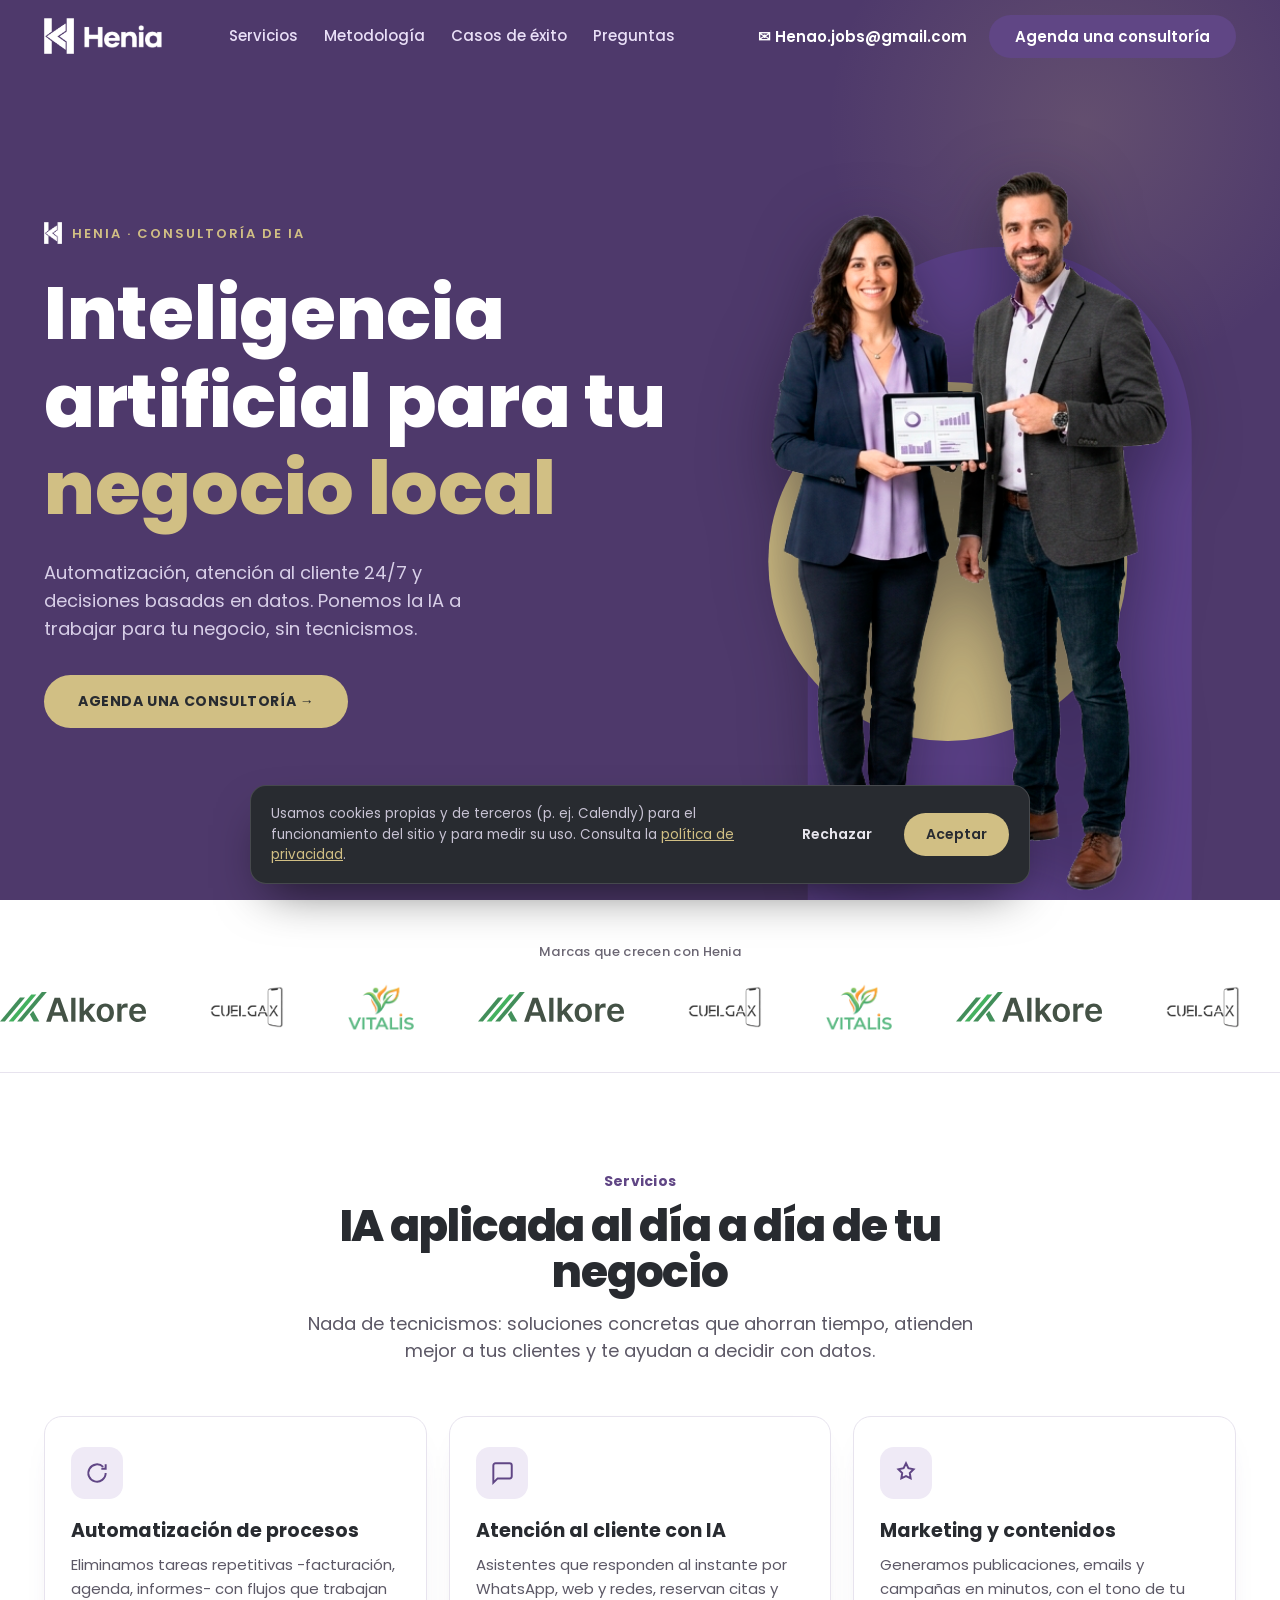
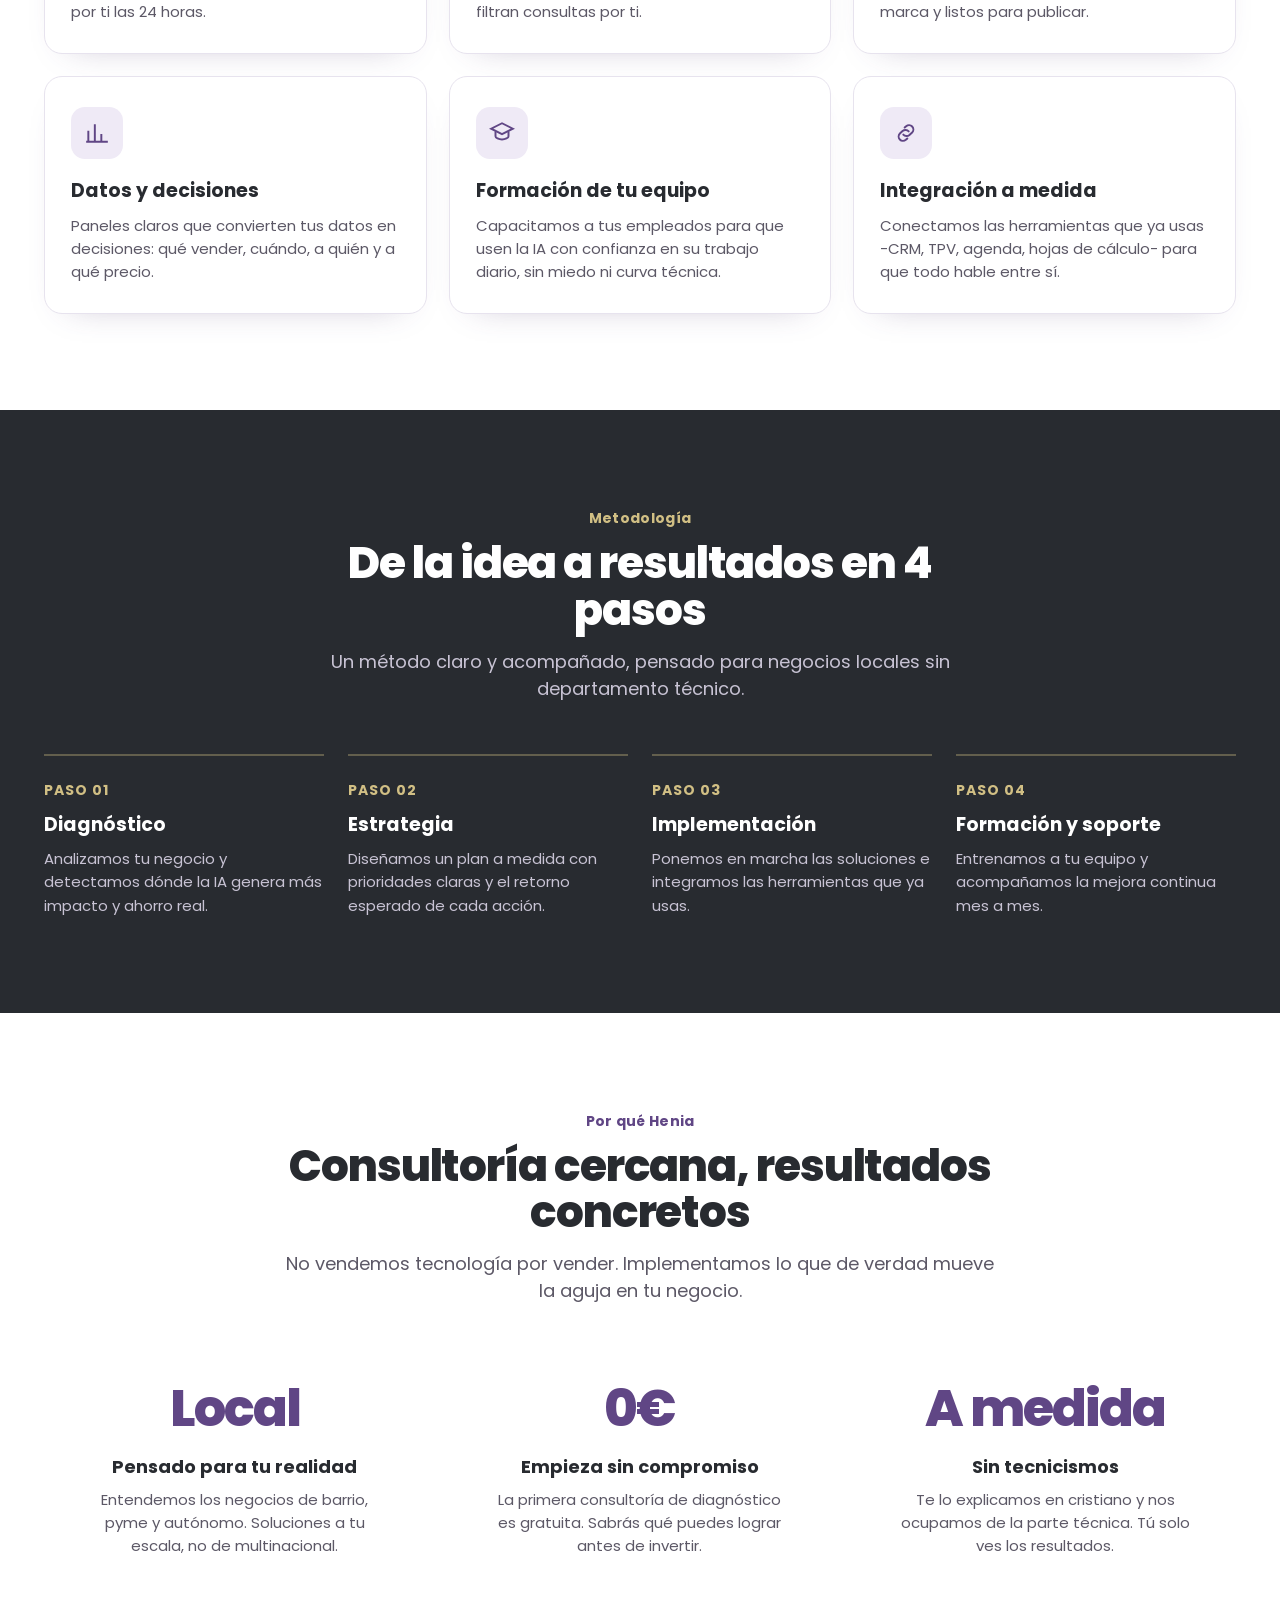
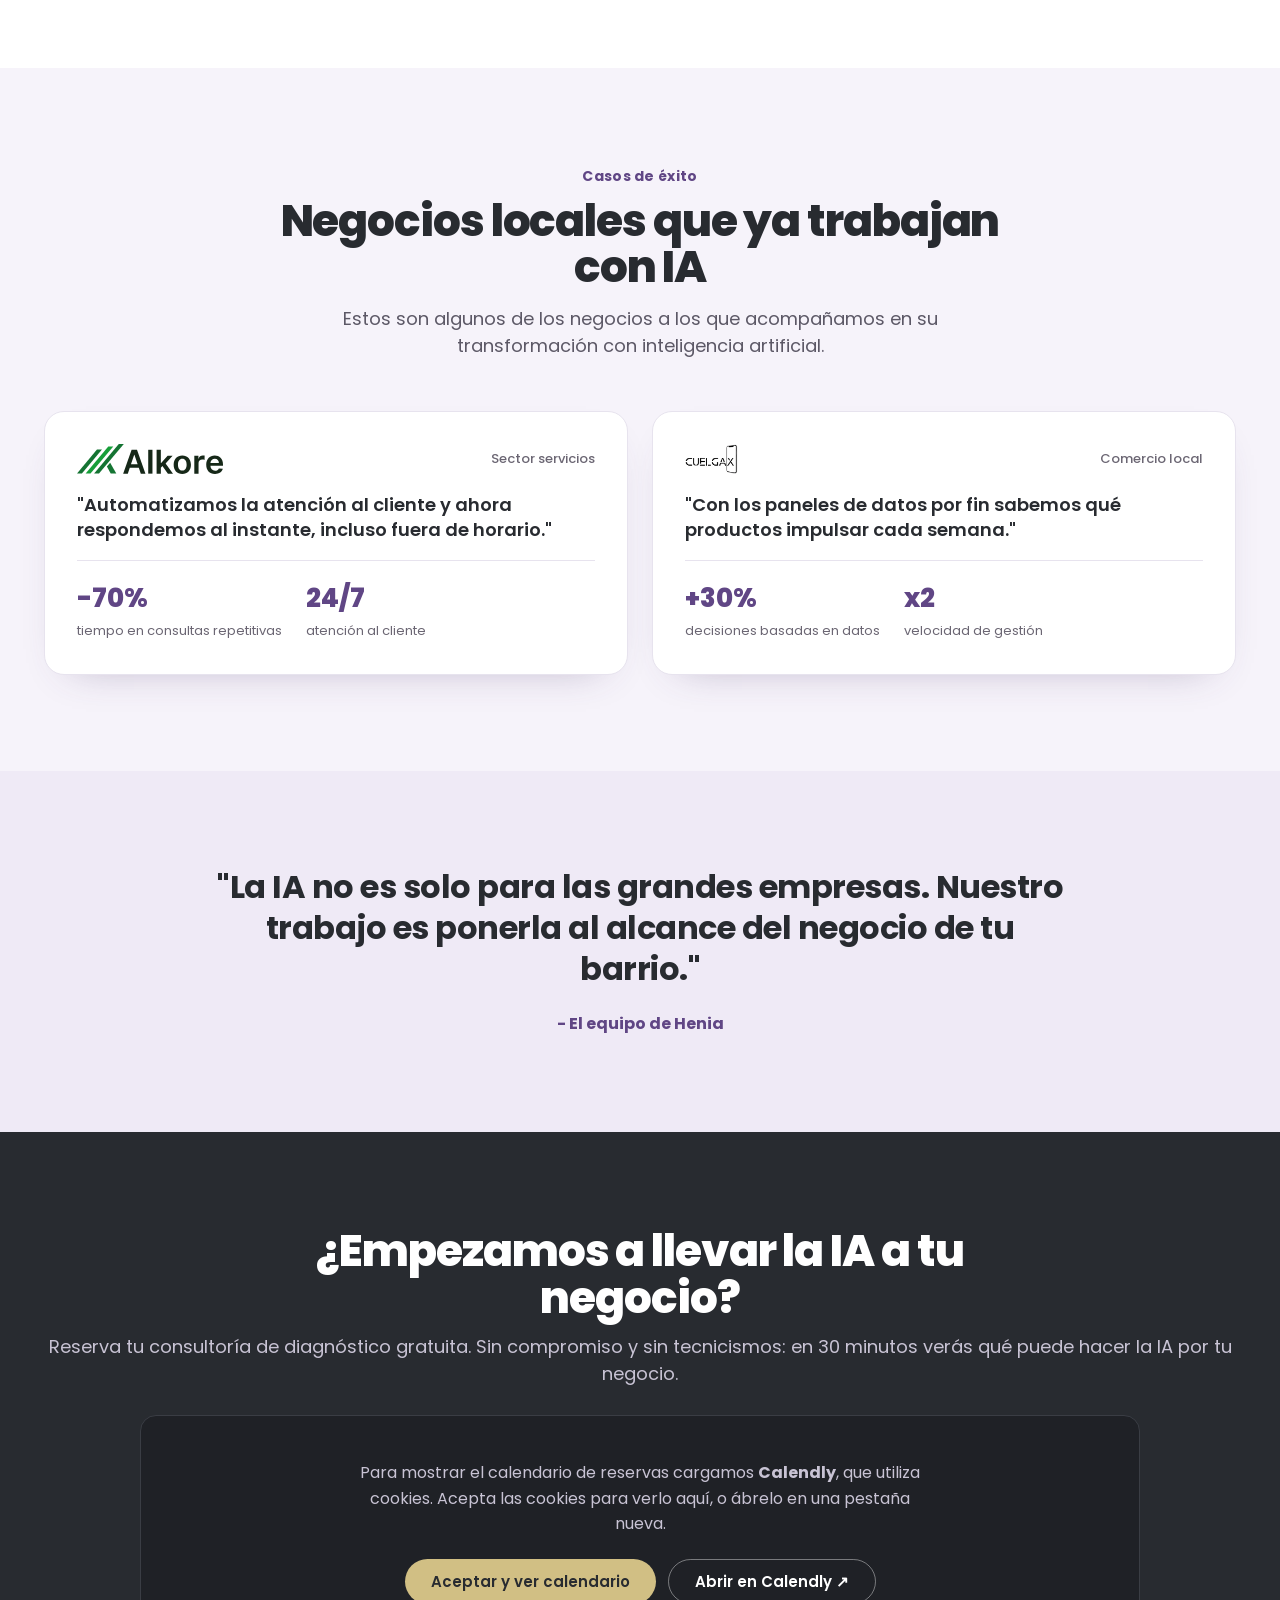
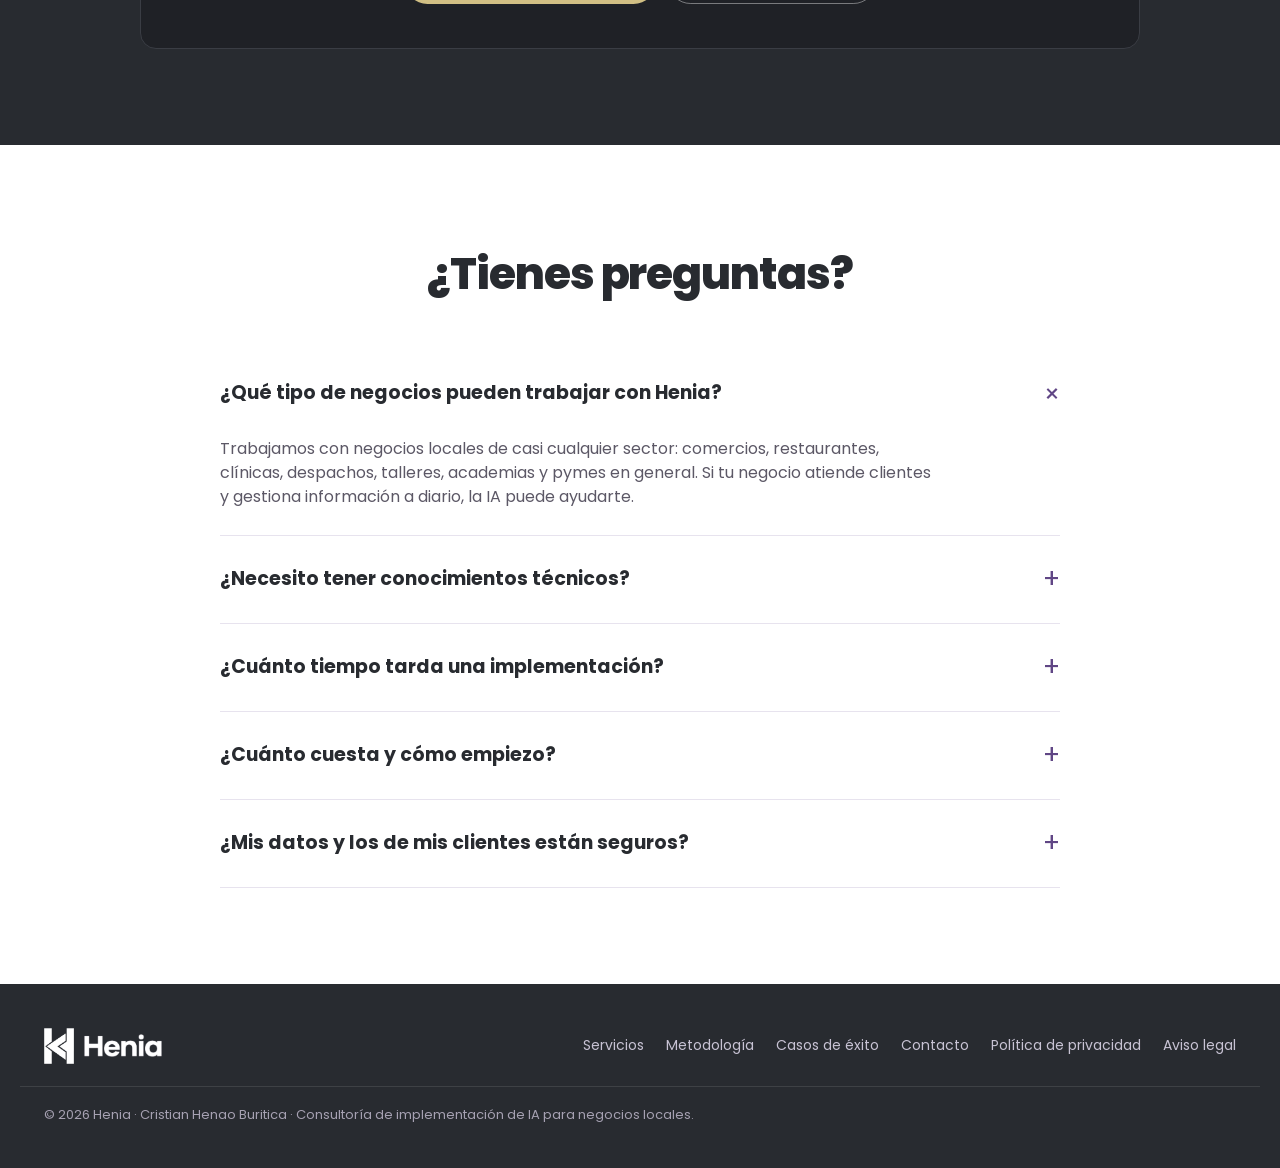
<file: index.html>
<!DOCTYPE html>
<html lang="es">
<head>
<meta charset="UTF-8" />
<meta name="viewport" content="width=device-width, initial-scale=1.0" />
<title>Consultoría de IA para negocios locales | Henia</title>
<meta name="description" content="Henia implementa inteligencia artificial en negocios locales: automatización, atención al cliente 24/7 y decisiones basadas en datos. Primera consultoría gratis." />
<meta name="robots" content="index, follow" />
<meta name="google-site-verification" content="tbyjicW8b4__G2WLnPJxpGAnaS1wYiltdib8lqSVzGE" />
<meta name="theme-color" content="#4E396B" />
<!-- IMPORTANTE: sustituye https://henia.es por tu dominio real -->
<link rel="canonical" href="https://henia.es/" />
<link rel="icon" type="image/png" href="assets/favicon.png" />
<link rel="apple-touch-icon" href="assets/apple-touch-icon.png" />
<!-- Open Graph -->
<meta property="og:type" content="website" />
<meta property="og:site_name" content="Henia" />
<meta property="og:locale" content="es_ES" />
<meta property="og:title" content="Consultoría de IA para negocios locales | Henia" />
<meta property="og:description" content="Implementamos inteligencia artificial en negocios locales: automatización, atención al cliente 24/7 y decisiones basadas en datos. Primera consultoría gratis." />
<meta property="og:url" content="https://henia.es/" />
<meta property="og:image" content="https://henia.es/assets/og-image.jpg" />
<meta property="og:image:width" content="1200" />
<meta property="og:image:height" content="630" />
<!-- Twitter -->
<meta name="twitter:card" content="summary_large_image" />
<meta name="twitter:title" content="Consultoría de IA para negocios locales | Henia" />
<meta name="twitter:description" content="Implementamos IA en negocios locales: automatización, atención 24/7 y datos. Primera consultoría gratis." />
<meta name="twitter:image" content="https://henia.es/assets/og-image.jpg" />
<script type="application/ld+json">
{
  "@context": "https://schema.org",
  "@graph": [
    {
      "@type": "ProfessionalService",
      "name": "Henia",
      "description": "Consultoría de implementación de inteligencia artificial para negocios locales: automatización de procesos, atención al cliente con IA, marketing y decisiones basadas en datos.",
      "url": "https://henia.es/",
      "logo": "https://henia.es/assets/logo/isotipo-color.png",
      "image": "https://henia.es/assets/hero/hero-negocio.jpg",
      "areaServed": "ES",
      "email": "Henao.jobs@gmail.com",
      "address": {"@type": "PostalAddress", "postalCode": "45210", "addressCountry": "ES"},
      "priceRange": "€€",
      "serviceType": ["Consultoría de inteligencia artificial", "Automatización de procesos", "Atención al cliente con IA", "Análisis de datos"]
    },
    {
      "@type": "FAQPage",
      "mainEntity": [
        {"@type":"Question","name":"¿Qué tipo de negocios pueden trabajar con Henia?","acceptedAnswer":{"@type":"Answer","text":"Trabajamos con negocios locales de casi cualquier sector: comercios, restaurantes, clínicas, despachos, talleres, academias y pymes en general. Si tu negocio atiende clientes y gestiona información a diario, la IA puede ayudarte."}},
        {"@type":"Question","name":"¿Necesito tener conocimientos técnicos?","acceptedAnswer":{"@type":"Answer","text":"No. Nosotros nos encargamos de toda la parte técnica y te lo explicamos en un lenguaje sencillo. Tú solo tienes que conocer tu negocio; de la tecnología nos ocupamos nosotros."}},
        {"@type":"Question","name":"¿Cuánto tiempo tarda una implementación?","acceptedAnswer":{"@type":"Answer","text":"Depende del alcance, pero la mayoría de proyectos empiezan a dar resultados en pocas semanas. Tras el diagnóstico te damos un plan con plazos y prioridades claras."}},
        {"@type":"Question","name":"¿Cuánto cuesta y cómo empiezo?","acceptedAnswer":{"@type":"Answer","text":"La primera consultoría de diagnóstico es gratuita y sin compromiso. A partir de ahí diseñamos una propuesta a medida según lo que tu negocio necesite."}},
        {"@type":"Question","name":"¿Mis datos y los de mis clientes están seguros?","acceptedAnswer":{"@type":"Answer","text":"Sí. Trabajamos con herramientas que cumplen la normativa de protección de datos (RGPD) y aplicamos buenas prácticas de seguridad en cada implementación."}}
      ]
    }
  ]
}
</script>
<link rel="preload" as="image" href="assets/hero/equipo.png" fetchpriority="high" />
<link rel="stylesheet" href="assets/fonts.css">
<link href="https://assets.calendly.com/assets/external/widget.css" rel="stylesheet">
<style>
  :root{
    --gold:#D1BF84;
    --gold-soft:#f5efdd;
    --charcoal:#282B30;
    --purple:#604685;
    --purple-light:#694D91;
    --purple-dark:#4E396B;
    --purple-soft:#efeaf6;
    --lavender:#f6f3fa;
    --ink:#282B30;
    --muted:#5c5866;
    --line:#e7e3ee;
    --bg:#ffffff;
    --font:'Poppins',-apple-system,BlinkMacSystemFont,"Segoe UI",Roboto,Arial,sans-serif;
  }
  *{box-sizing:border-box;margin:0;padding:0}
  html{scroll-behavior:smooth}
  body{font-family:var(--font);color:var(--ink);background:var(--bg);line-height:1.5;-webkit-font-smoothing:antialiased;overflow-x:hidden}
  a{color:inherit;text-decoration:none}
  img{max-width:100%;display:block}
  .wrap{max-width:1240px;margin:0 auto;padding:0 24px}
  .btn{display:inline-flex;align-items:center;justify-content:center;gap:8px;border:none;border-radius:999px;font-weight:600;font-size:15px;cursor:pointer;transition:.18s ease;font-family:inherit;line-height:1}
  .btn-primary{background:var(--purple);color:#fff;padding:14px 26px}
  .btn-primary:hover{background:var(--purple-dark)}
  .btn-gold{background:var(--gold);color:var(--charcoal);padding:14px 26px}
  .btn-gold:hover{filter:brightness(.96)}
  .btn-ghost{background:transparent;color:var(--ink);padding:11px 16px}
  .btn-ghost:hover{background:var(--purple-soft);color:var(--purple)}

  /* Logo (PNG reales) */
  .logo{display:flex;align-items:center}
  .logo-set{display:flex;align-items:center;gap:10px}
  .logo-set .iso{height:36px;width:auto;display:block}
  .logo-set .wm{height:23px;width:auto;display:block}
  .logo-color{display:none}
  .logo-white{display:flex}

  /* Header (transparente sobre el hero oscuro, sólido al hacer scroll) */
  header{position:fixed;top:0;left:0;right:0;z-index:50;transition:background .25s ease,border-color .25s ease;background:transparent;border-bottom:1px solid transparent}
  .nav{display:flex;align-items:center;justify-content:space-between;height:72px}
  .nav-links{display:flex;align-items:center;gap:26px;font-size:15px;font-weight:500}
  header .nav-links a{color:#e9dff7}
  header .nav-links a:hover{color:#fff}
  header .btn-ghost{color:#fff}
  header .btn-ghost:hover{background:rgba(255,255,255,.14);color:#fff}
  header.scrolled{background:rgba(255,255,255,.95);backdrop-filter:saturate(180%) blur(10px);border-bottom:1px solid var(--line)}
  header.scrolled .logo-white{display:none}
  header.scrolled .logo-color{display:flex}
  header.scrolled .nav-links a{color:var(--ink)}
  header.scrolled .nav-links a:hover{color:var(--purple)}
  header.scrolled .btn-ghost{color:var(--ink)}
  header.scrolled .btn-ghost:hover{background:var(--purple-soft);color:var(--purple)}
  .nav-right{display:flex;align-items:center;gap:6px}
  .menu-btn{display:none;background:none;border:none;cursor:pointer;font-size:26px;color:#fff;line-height:1}
  header.scrolled .menu-btn{color:var(--purple)}
  .mobile-menu{display:none;position:absolute;top:100%;left:0;right:0;background:#fff;flex-direction:column;padding:8px 24px 18px;box-shadow:0 26px 44px -26px rgba(40,20,60,.5);border-bottom:1px solid var(--line)}
  .mobile-menu a{padding:15px 2px;color:var(--ink);font-weight:600;font-size:16px;border-bottom:1px solid var(--line)}
  .mobile-menu a.cta{margin-top:14px;background:var(--purple);color:#fff;text-align:center;border-radius:999px;padding:15px;border:none}
  @media(max-width:960px){
    .nav-links{display:none}
    .menu-btn{display:block}
    .nav-right .btn-primary,.contact-email{display:none}
    header.nav-open{background:#fff;border-bottom:1px solid var(--line)}
    header.nav-open .logo-white{display:none}
    header.nav-open .logo-color{display:flex}
    header.nav-open .menu-btn{color:var(--purple)}
    header.nav-open .mobile-menu{display:flex}
  }

  /* Hero estilo agencia (personas recortadas + formas) */
  .hero{position:relative;background:#4E396B;color:#fff;overflow:hidden;min-height:100vh;display:flex;align-items:stretch;padding:104px 0 0}
  .hero::before{content:"";position:absolute;top:-15%;right:-5%;width:520px;height:520px;background:radial-gradient(circle,rgba(209,191,132,.16),transparent 70%);z-index:0}
  .hero-grid{display:grid;grid-template-columns:minmax(0,1.08fr) minmax(0,.92fr);gap:32px;align-items:stretch;width:100%;min-width:0;position:relative;z-index:2}
  .hero-left{display:flex;flex-direction:column;justify-content:center;padding:10px 0 64px;min-width:0}
  .hero-eyebrow{display:inline-flex;align-items:center;gap:10px;color:var(--gold);font-weight:600;font-size:13px;letter-spacing:2px;text-transform:uppercase;margin-bottom:26px}
  .hero-eyebrow img{height:22px;width:auto;flex:none}
  h1{font-size:clamp(42px,5.8vw,82px);line-height:1.18;letter-spacing:-.3px;font-weight:800;color:#fff;margin:0 0 26px}
  h1 .hl{color:var(--gold)}
  .hero-left p{color:#d8cfe8;font-size:18px;line-height:1.55;max-width:450px;margin-bottom:32px}
  .btn-pill{display:inline-flex;align-items:center;gap:9px;background:var(--gold);color:var(--charcoal);border:none;border-radius:999px;padding:16px 34px;font-weight:700;font-size:14px;letter-spacing:.6px;text-transform:uppercase;cursor:pointer;font-family:inherit;transition:.18s;align-self:flex-start}
  .btn-pill:hover{filter:brightness(.96);transform:translateY(-2px)}
  /* zona visual derecha */
  .hero-visual{position:relative;display:flex;align-items:flex-end;justify-content:center;min-height:560px}
  .hero-shape{position:absolute;z-index:1}
  .shape-arch{width:min(30vw,420px);height:82%;background:#5c4189;border-radius:9999px 9999px 0 0;bottom:0;left:50%;transform:translateX(-42%)}
  .shape-blob{width:min(28vw,400px);aspect-ratio:1;background:var(--gold);border-radius:50%;bottom:20%;left:50%;transform:translateX(-56%)}
  .hero-people{position:relative;z-index:2;height:min(82vh,760px);width:auto;max-width:100%;object-fit:contain;filter:drop-shadow(0 22px 34px rgba(20,14,32,.5))}
  @media(max-width:960px){
    .hero{display:block;min-height:auto;padding:96px 0 0;text-align:left}
    .hero-grid{display:block;width:100%;gap:8px}
    .hero-left,.hero-visual{width:100%}
    .hero-left{padding:16px 0 24px}
    .hero-visual{min-height:0;order:2}
    .shape-arch{height:88%}
    .hero-people{height:auto;width:min(88%,420px)}
    h1{font-size:clamp(30px,7vw,44px);letter-spacing:-.5px;line-height:1.16}
    .hero-left p{font-size:16px}
  }

  /* Logo soup */
  .logos{padding:42px 0;border-bottom:1px solid var(--line);overflow:hidden}
  .logos .cap{text-align:center;color:#6b6673;font-size:13px;font-weight:500;margin-bottom:22px;letter-spacing:.3px}
  .marquee{display:flex;gap:64px;align-items:center;animation:scroll 30s linear infinite;width:max-content}
  .marquee span{font-weight:800;font-size:22px;color:var(--purple-dark);opacity:.4;letter-spacing:-.5px;white-space:nowrap}
  .marquee img{height:30px;width:auto;display:block;opacity:.8;transition:.2s}
  .marquee img:hover{opacity:1}
  @keyframes scroll{from{transform:translateX(0)}to{transform:translateX(-50%)}}
  @media (prefers-reduced-motion:reduce){.marquee{animation:none}*{scroll-behavior:auto}}

  /* Sections */
  section.block{padding:96px 0}
  .kicker{color:var(--purple);font-weight:700;font-size:14px;letter-spacing:.3px}
  .dark .kicker{color:var(--gold)}
  h2{font-size:clamp(30px,3.6vw,44px);line-height:1.06;letter-spacing:-1.1px;font-weight:800;margin:10px 0 14px;color:var(--charcoal)}
  .dark h2{color:#fff}
  .lead2{font-size:18px;color:var(--muted)}
  .dark .lead2{color:#c8c3d4}
  .center{text-align:center;max-width:720px;margin:0 auto 52px}

  .themes{display:grid;grid-template-columns:repeat(3,1fr);gap:22px}
  .theme{border-radius:16px;overflow:hidden;border:1px solid var(--line);background:#fff;box-shadow:0 14px 34px -22px rgba(78,57,107,.35)}
  .theme .top{height:220px}
  .theme:nth-child(1) .top{background:linear-gradient(150deg,var(--gold),#b89b52)}
  .theme:nth-child(2) .top{background:linear-gradient(150deg,var(--purple-light),var(--purple-dark))}
  .theme:nth-child(3) .top{background:linear-gradient(150deg,#8f78b8,var(--purple))}
  .theme .cap{padding:16px 18px;font-weight:700}
  .theme .cap small{display:block;color:#6b6673;font-weight:500;margin-top:2px}

  .dark{background:var(--charcoal);color:#fff}
  .split{display:grid;grid-template-columns:1fr 1fr;gap:60px;align-items:center}
  .big-num{font-size:clamp(48px,6vw,72px);font-weight:800;letter-spacing:-2px;margin-top:20px;color:var(--gold)}
  .dark .credit-pill{background:rgba(209,191,132,.15);color:var(--gold);font-size:14px;padding:7px 14px}

  .chat{background:#1f2126;border:1px solid #3a3d44;border-radius:22px;padding:22px;max-width:430px;color:#e8e6ee}
  .chat .head{display:flex;align-items:center;gap:10px;margin-bottom:16px;color:#a9a4b4;font-size:13px}
  .chat .dot{width:8px;height:8px;border-radius:50%;background:var(--gold)}
  .chat .msg{border-radius:16px;padding:13px 16px;font-size:15px;margin-bottom:10px;max-width:88%}
  .chat .bot{background:#2b2e35}
  .chat .me{background:var(--purple);color:#fff;margin-left:auto}
  .link-arrow{font-weight:700;display:inline-flex;gap:6px;align-items:center;margin-top:20px;color:var(--purple)}

  .pay-chips{display:flex;flex-wrap:wrap;gap:14px;margin-top:12px;align-items:center}
  .chip{background:#fff;border:1px solid var(--line);border-radius:12px;padding:14px 22px;font-weight:800;font-size:16px;color:var(--purple-dark);box-shadow:0 8px 20px -14px rgba(78,57,107,.3)}

  .quote{background:var(--purple-soft);text-align:center}
  .quote blockquote{font-size:clamp(22px,3vw,32px);font-weight:700;letter-spacing:-.5px;max-width:860px;margin:0 auto 22px;line-height:1.28;color:var(--charcoal)}
  .quote cite{font-style:normal;color:var(--purple);font-weight:700}

  .cta{background:var(--charcoal);color:#fff;text-align:center}
  .cta h2{max-width:820px;margin:0 auto 12px;color:#fff}
  .cta p{color:#c8c3d4;font-size:18px;margin-bottom:28px}
  .cta .form{margin:0 auto}
  .cta .consent{margin:14px auto 0;color:#a9a4b4;justify-content:center;text-align:left;max-width:420px}

  .faq{max-width:840px;margin:0 auto}
  .faq details{border-bottom:1px solid var(--line)}
  .faq summary{cursor:pointer;list-style:none;display:flex;justify-content:space-between;align-items:center;gap:20px;padding:24px 0;font-size:19px;font-weight:700;color:var(--charcoal)}
  .faq summary::-webkit-details-marker{display:none}
  .faq summary .ico{font-size:26px;color:var(--purple);font-weight:300;transition:.2s;flex:none}
  .faq details[open] summary .ico{transform:rotate(45deg)}
  .faq .ans{padding:0 0 26px;color:var(--muted);font-size:16px;max-width:720px}
  .faq .ans ul{margin:10px 0 0 20px}
  .faq .ans li{margin-bottom:6px}

  /* Servicios */
  .svc-grid{display:grid;grid-template-columns:repeat(3,1fr);gap:22px}
  .svc-card{background:#fff;border:1px solid var(--line);border-radius:18px;padding:30px 26px;transition:.2s;box-shadow:0 14px 34px -26px rgba(78,57,107,.4)}
  .svc-card:hover{transform:translateY(-4px);box-shadow:0 22px 44px -24px rgba(78,57,107,.5);border-color:#d8cfe8}
  .svc-ico{width:52px;height:52px;border-radius:14px;background:var(--purple-soft);display:flex;align-items:center;justify-content:center;margin-bottom:18px}
  .svc-ico svg{width:26px;height:26px;stroke:var(--purple);fill:none;stroke-width:1.8}
  .svc-card h3{font-size:19px;font-weight:700;color:var(--charcoal);margin-bottom:8px}
  .svc-card p{color:var(--muted);font-size:15px;line-height:1.55}

  /* Metodología (pasos) */
  .steps{display:grid;grid-template-columns:repeat(4,1fr);gap:24px;counter-reset:step}
  .step{position:relative;padding-top:24px;border-top:2px solid rgba(209,191,132,.35)}
  .step-num{font-size:14px;font-weight:700;color:var(--gold);letter-spacing:1px}
  .step h3{font-size:19px;font-weight:700;color:#fff;margin:10px 0 8px}
  .step p{color:#c8c3d4;font-size:15px;line-height:1.55}

  /* Pilares (por qué Henia) */
  .pillars{display:grid;grid-template-columns:repeat(3,1fr);gap:24px}
  .pillar{text-align:center;padding:14px}
  .pillar .num{font-size:clamp(38px,4vw,54px);font-weight:800;color:var(--purple);letter-spacing:-2px}
  .pillar h3{font-size:18px;font-weight:700;margin:6px 0 8px;color:var(--charcoal)}
  .pillar p{color:var(--muted);font-size:15px;line-height:1.55;max-width:300px;margin:0 auto}

  /* Casos de éxito */
  .cases{display:grid;grid-template-columns:1fr 1fr;gap:24px}
  .case-card{background:#fff;border:1px solid var(--line);border-radius:20px;padding:32px;box-shadow:0 16px 40px -28px rgba(78,57,107,.45)}
  .case-card .top{display:flex;align-items:center;justify-content:space-between;margin-bottom:18px;gap:16px}
  .case-card .top img{height:30px;width:auto}
  .case-card .top .sector{font-size:13px;color:#6b6673;font-weight:500}
  .case-card blockquote{font-size:18px;font-weight:600;color:var(--charcoal);line-height:1.4;margin-bottom:18px}
  .case-card .result{display:flex;gap:24px;flex-wrap:wrap;border-top:1px solid var(--line);padding-top:18px}
  .case-card .result b{display:block;font-size:26px;font-weight:800;color:var(--purple)}
  .case-card .result span{font-size:13px;color:#6b6673}
  .case-name{font-weight:800;font-size:22px;color:var(--purple-dark)}

  footer{background:var(--charcoal);color:#c8c3d4;padding:44px 0}
  .foot{display:flex;justify-content:space-between;align-items:center;flex-wrap:wrap;gap:18px}
  .foot-links{display:flex;gap:22px;flex-wrap:wrap;font-size:14px}
  .foot-links a:hover{color:var(--gold)}
  .foot-copy{max-width:1240px;margin:22px auto 0;padding:18px 24px 0;border-top:1px solid rgba(255,255,255,.1);font-size:13px;color:#a6a1b2}

  /* Fallback del calendario (sin consentimiento) */
  .cal-fallback{max-width:1000px;margin:8px auto 0;background:#1f2126;border:1px solid #3a3d44;border-radius:16px;padding:44px 28px;text-align:center;color:#c8c3d4}
  .cal-fallback p{font-size:16px;line-height:1.6;max-width:560px;margin:0 auto 22px}
  .cal-fallback-actions{display:flex;gap:12px;justify-content:center;flex-wrap:wrap}
  .btn-outline-dark{border:1px solid rgba(255,255,255,.4);color:#fff;background:transparent;border-radius:999px;padding:14px 26px;font-weight:600;font-size:15px;font-family:inherit;cursor:pointer;transition:.18s}
  .btn-outline-dark:hover{background:rgba(255,255,255,.1)}

  /* Banner de cookies */
  .cookie-bar{position:fixed;bottom:16px;left:16px;right:16px;max-width:780px;margin:0 auto;background:#282B30;color:#e8e6ee;border:1px solid rgba(255,255,255,.14);border-radius:16px;padding:18px 20px;z-index:200;display:flex;gap:18px;align-items:center;flex-wrap:wrap;box-shadow:0 22px 50px -18px rgba(0,0,0,.65)}
  .cookie-bar[hidden]{display:none}
  .cookie-bar p{font-size:13.5px;line-height:1.5;flex:1;min-width:220px;color:#c8c3d4;margin:0}
  .cookie-bar a{color:var(--gold);text-decoration:underline}
  .cookie-bar .actions{display:flex;gap:10px;flex-wrap:wrap}
  .cookie-bar button{border-radius:999px;padding:11px 22px;font-weight:600;font-size:14px;cursor:pointer;font-family:inherit;border:none}
  .ck-accept{background:var(--gold);color:var(--charcoal)}
  .ck-reject{background:transparent;color:#e8e6ee;border:1px solid rgba(255,255,255,.35)}

  /* Botón flotante de WhatsApp */
  .wa-btn{position:fixed;bottom:22px;right:22px;z-index:150;width:58px;height:58px;border-radius:50%;background:#25D366;display:flex;align-items:center;justify-content:center;box-shadow:0 10px 26px -6px rgba(37,211,102,.6);transition:.2s;opacity:0;visibility:hidden;transform:translateY(10px)}
  .wa-btn.show{opacity:1;visibility:visible;transform:translateY(0)}
  .wa-btn:hover{transform:scale(1.07)}
  .wa-btn svg{width:32px;height:32px;fill:#fff}
  @media(max-width:600px){.wa-btn{width:52px;height:52px;bottom:18px;right:18px}.wa-btn svg{width:29px;height:29px}}

  @media(max-width:960px){
    .split{grid-template-columns:minmax(0,1fr);gap:36px}
    .themes,.svc-grid,.steps,.pillars,.cases{grid-template-columns:minmax(0,1fr)}
    section.block{padding:64px 0}
  }
  @media(min-width:600px) and (max-width:960px){
    .svc-grid{grid-template-columns:1fr 1fr}
    .steps{grid-template-columns:1fr 1fr}
  }
</style>
</head>
<body>

<!-- Header -->
<header>
  <div class="wrap nav">
    <a href="#top" class="logo" aria-label="Henia">
      <span class="logo-set logo-white">
        <img class="iso" src="assets/logo/isotipo-white.png" alt="" />
        <img class="wm" src="assets/logo/titulo-white.png" alt="Henia" />
      </span>
      <span class="logo-set logo-color">
        <img class="iso" src="assets/logo/isotipo-color.png" alt="" />
        <img class="wm" src="assets/logo/titulo-color.png" alt="Henia" />
      </span>
    </a>
    <nav class="nav-links">
      <a href="#servicios">Servicios</a>
      <a href="#metodologia">Metodología</a>
      <a href="#casos">Casos de éxito</a>
      <a href="#faq">Preguntas</a>
    </nav>
    <div class="nav-right">
      <a href="mailto:Henao.jobs@gmail.com" class="btn btn-ghost contact-email">✉ Henao.jobs@gmail.com</a>
      <a href="#contacto" class="btn btn-primary">Agenda una consultoría</a>
      <button class="menu-btn" aria-label="Menú" aria-expanded="false">☰</button>
    </div>
  </div>
  <div class="mobile-menu">
    <a href="#servicios">Servicios</a>
    <a href="#metodologia">Metodología</a>
    <a href="#casos">Casos de éxito</a>
    <a href="#faq">Preguntas</a>
    <a href="mailto:Henao.jobs@gmail.com">✉ Henao.jobs@gmail.com</a>
    <a href="#contacto" class="cta">Agenda una consultoría</a>
  </div>
</header>

<main>

<!-- Hero -->
<section class="hero" id="top">
  <div class="wrap hero-grid">
    <div class="hero-left">
      <span class="hero-eyebrow">
        <img src="assets/logo/isotipo-white.png" alt="" />
        Henia · Consultoría de IA
      </span>
      <h1>Inteligencia artificial para tu <span class="hl">negocio local</span></h1>
      <p>Automatización, atención al cliente 24/7 y decisiones basadas en datos. Ponemos la IA a trabajar para tu negocio, sin tecnicismos.</p>
      <a href="#contacto" class="btn-pill">Agenda una consultoría &rarr;</a>
    </div>
    <div class="hero-visual">
      <div class="hero-shape shape-arch"></div>
      <div class="hero-shape shape-blob"></div>
      <img class="hero-people" src="assets/hero/equipo.png" alt="Equipo de consultores de Henia mostrando un panel de datos con IA" width="401" height="712" fetchpriority="high" decoding="async" />
    </div>
  </div>
</section>

<!-- Logo soup -->
<div class="logos">
  <div class="wrap"><p class="cap">Marcas que crecen con Henia</p></div>
  <div class="marquee" id="marquee">
    <img src="assets/clients/alkore.svg" alt="Alkore" /><img src="assets/clients/cuelgax.png" alt="Cuelgax" style="height:42px" /><img src="assets/clients/vitalis.png" alt="Vitalis" style="height:46px" /><img src="assets/clients/alkore.svg" alt="Alkore" /><img src="assets/clients/cuelgax.png" alt="Cuelgax" style="height:42px" /><img src="assets/clients/vitalis.png" alt="Vitalis" style="height:46px" /><img src="assets/clients/alkore.svg" alt="Alkore" /><img src="assets/clients/cuelgax.png" alt="Cuelgax" style="height:42px" /><img src="assets/clients/vitalis.png" alt="Vitalis" style="height:46px" />
  </div>
</div>

<!-- Servicios -->
<section class="block" id="servicios">
  <div class="wrap">
    <div class="center">
      <span class="kicker">Servicios</span>
      <h2>IA aplicada al día a día de tu negocio</h2>
      <p class="lead2">Nada de tecnicismos: soluciones concretas que ahorran tiempo, atienden mejor a tus clientes y te ayudan a decidir con datos.</p>
    </div>
    <div class="svc-grid">
      <div class="svc-card">
        <div class="svc-ico"><svg viewBox="0 0 24 24" aria-hidden="true"><path d="M20 12a8 8 0 1 1-2.3-5.6"/><path d="M20 4v4h-4"/></svg></div>
        <h3>Automatización de procesos</h3>
        <p>Eliminamos tareas repetitivas -facturación, agenda, informes- con flujos que trabajan por ti las 24 horas.</p>
      </div>
      <div class="svc-card">
        <div class="svc-ico"><svg viewBox="0 0 24 24" aria-hidden="true"><path d="M21 15a2 2 0 0 1-2 2H8l-4 4V5a2 2 0 0 1 2-2h13a2 2 0 0 1 2 2z"/></svg></div>
        <h3>Atención al cliente con IA</h3>
        <p>Asistentes que responden al instante por WhatsApp, web y redes, reservan citas y filtran consultas por ti.</p>
      </div>
      <div class="svc-card">
        <div class="svc-ico"><svg viewBox="0 0 24 24" aria-hidden="true"><path d="M12 3l2.2 4.6L19 8.6l-3.5 3.4.8 4.9L12 14.9 7.7 16.9l.8-4.9L5 8.6l4.8-1z"/></svg></div>
        <h3>Marketing y contenidos</h3>
        <p>Generamos publicaciones, emails y campañas en minutos, con el tono de tu marca y listos para publicar.</p>
      </div>
      <div class="svc-card">
        <div class="svc-ico"><svg viewBox="0 0 24 24" aria-hidden="true"><path d="M4 20V10M10 20V4M16 20v-7M22 20H2"/></svg></div>
        <h3>Datos y decisiones</h3>
        <p>Paneles claros que convierten tus datos en decisiones: qué vender, cuándo, a quién y a qué precio.</p>
      </div>
      <div class="svc-card">
        <div class="svc-ico"><svg viewBox="0 0 24 24" aria-hidden="true"><path d="M12 3 2 8l10 5 10-5-10-5z"/><path d="M6 10.5V15c0 1.5 3 3 6 3s6-1.5 6-3v-4.5"/></svg></div>
        <h3>Formación de tu equipo</h3>
        <p>Capacitamos a tus empleados para que usen la IA con confianza en su trabajo diario, sin miedo ni curva técnica.</p>
      </div>
      <div class="svc-card">
        <div class="svc-ico"><svg viewBox="0 0 24 24" stroke-linecap="round" stroke-linejoin="round" aria-hidden="true"><path d="M9.5 13.5a4 4 0 0 0 5.66.35l2.5-2.35a4 4 0 0 0-5.5-5.8l-1.4 1.3"/><path d="M14.5 10.5a4 4 0 0 0-5.66-.35l-2.5 2.35a4 4 0 0 0 5.5 5.8l1.4-1.3"/></svg></div>
        <h3>Integración a medida</h3>
        <p>Conectamos las herramientas que ya usas -CRM, TPV, agenda, hojas de cálculo- para que todo hable entre sí.</p>
      </div>
    </div>
  </div>
</section>

<!-- Metodología -->
<section class="block dark" id="metodologia">
  <div class="wrap">
    <div class="center">
      <span class="kicker">Metodología</span>
      <h2>De la idea a resultados en 4 pasos</h2>
      <p class="lead2">Un método claro y acompañado, pensado para negocios locales sin departamento técnico.</p>
    </div>
    <div class="steps">
      <div class="step">
        <div class="step-num">PASO 01</div>
        <h3>Diagnóstico</h3>
        <p>Analizamos tu negocio y detectamos dónde la IA genera más impacto y ahorro real.</p>
      </div>
      <div class="step">
        <div class="step-num">PASO 02</div>
        <h3>Estrategia</h3>
        <p>Diseñamos un plan a medida con prioridades claras y el retorno esperado de cada acción.</p>
      </div>
      <div class="step">
        <div class="step-num">PASO 03</div>
        <h3>Implementación</h3>
        <p>Ponemos en marcha las soluciones e integramos las herramientas que ya usas.</p>
      </div>
      <div class="step">
        <div class="step-num">PASO 04</div>
        <h3>Formación y soporte</h3>
        <p>Entrenamos a tu equipo y acompañamos la mejora continua mes a mes.</p>
      </div>
    </div>
  </div>
</section>

<!-- Por qué Henia -->
<section class="block">
  <div class="wrap">
    <div class="center">
      <span class="kicker">Por qué Henia</span>
      <h2>Consultoría cercana, resultados concretos</h2>
      <p class="lead2">No vendemos tecnología por vender. Implementamos lo que de verdad mueve la aguja en tu negocio.</p>
    </div>
    <div class="pillars">
      <div class="pillar">
        <div class="num">Local</div>
        <h3>Pensado para tu realidad</h3>
        <p>Entendemos los negocios de barrio, pyme y autónomo. Soluciones a tu escala, no de multinacional.</p>
      </div>
      <div class="pillar">
        <div class="num">0€</div>
        <h3>Empieza sin compromiso</h3>
        <p>La primera consultoría de diagnóstico es gratuita. Sabrás qué puedes lograr antes de invertir.</p>
      </div>
      <div class="pillar">
        <div class="num">A medida</div>
        <h3>Sin tecnicismos</h3>
        <p>Te lo explicamos en cristiano y nos ocupamos de la parte técnica. Tú solo ves los resultados.</p>
      </div>
    </div>
  </div>
</section>

<!-- Casos de éxito -->
<section class="block" style="background:var(--lavender)" id="casos">
  <div class="wrap">
    <div class="center">
      <span class="kicker">Casos de éxito</span>
      <h2>Negocios locales que ya trabajan con IA</h2>
      <p class="lead2">Estos son algunos de los negocios a los que acompañamos en su transformación con inteligencia artificial.</p>
    </div>
    <div class="cases">
      <div class="case-card">
        <div class="top">
          <img src="assets/clients/alkore.svg" alt="Alkore" loading="lazy" />
          <span class="sector">Sector servicios</span>
        </div>
        <blockquote>"Automatizamos la atención al cliente y ahora respondemos al instante, incluso fuera de horario."</blockquote>
        <div class="result">
          <div><b>-70%</b><span>tiempo en consultas repetitivas</span></div>
          <div><b>24/7</b><span>atención al cliente</span></div>
        </div>
      </div>
      <div class="case-card">
        <div class="top">
          <img src="assets/clients/cuelgax.png" alt="Cuelgax" loading="lazy" />
          <span class="sector">Comercio local</span>
        </div>
        <blockquote>"Con los paneles de datos por fin sabemos qué productos impulsar cada semana."</blockquote>
        <div class="result">
          <div><b>+30%</b><span>decisiones basadas en datos</span></div>
          <div><b>x2</b><span>velocidad de gestión</span></div>
        </div>
      </div>
    </div>
  </div>
</section>

<!-- Cita -->
<section class="block quote">
  <div class="wrap">
    <blockquote>"La IA no es solo para las grandes empresas. Nuestro trabajo es ponerla al alcance del negocio de tu barrio."</blockquote>
    <cite>- El equipo de Henia</cite>
  </div>
</section>

<!-- CTA + Calendly -->
<section class="block cta" id="contacto">
  <div class="wrap">
    <h2>¿Empezamos a llevar la IA a tu negocio?</h2>
    <p>Reserva tu consultoría de diagnóstico gratuita. Sin compromiso y sin tecnicismos: en 30 minutos verás qué puede hacer la IA por tu negocio.</p>
    <!-- Calendly: carga diferida (al hacer scroll) y solo con consentimiento de cookies -->
    <div id="cal-mount">
      <div class="calendly-inline-widget" id="cal-widget" style="display:none;min-width:320px;height:700px;max-width:1000px;margin:8px auto 0;border-radius:16px;overflow:hidden;box-shadow:0 24px 60px -30px rgba(0,0,0,.6)"
           data-url="https://calendly.com/henao-jobs/30min?hide_gdpr_banner=1&background_color=1f2126&text_color=ffffff&primary_color=d1bf84"></div>
      <div class="cal-fallback" id="cal-fallback" hidden>
        <p>Para mostrar el calendario de reservas cargamos <strong>Calendly</strong>, que utiliza cookies. Acepta las cookies para verlo aquí, o ábrelo en una pestaña nueva.</p>
        <div class="cal-fallback-actions">
          <button class="btn btn-gold" id="cal-accept" type="button">Aceptar y ver calendario</button>
          <a class="btn btn-outline-dark" href="https://calendly.com/henao-jobs/30min" target="_blank" rel="noopener">Abrir en Calendly ↗</a>
        </div>
      </div>
    </div>
  </div>
</section>

<!-- FAQ -->
<section class="block" id="faq">
  <div class="wrap">
    <div class="center"><h2>¿Tienes preguntas?</h2></div>
    <div class="faq">
      <details open>
        <summary>¿Qué tipo de negocios pueden trabajar con Henia?<span class="ico">+</span></summary>
        <div class="ans">
          Trabajamos con negocios locales de casi cualquier sector: comercios, restaurantes, clínicas, despachos, talleres, academias y pymes en general. Si tu negocio atiende clientes y gestiona información a diario, la IA puede ayudarte.
        </div>
      </details>
      <details>
        <summary>¿Necesito tener conocimientos técnicos?<span class="ico">+</span></summary>
        <div class="ans">
          No. Nosotros nos encargamos de toda la parte técnica y te lo explicamos en un lenguaje sencillo. Tú solo tienes que conocer tu negocio; de la tecnología nos ocupamos nosotros.
        </div>
      </details>
      <details>
        <summary>¿Cuánto tiempo tarda una implementación?<span class="ico">+</span></summary>
        <div class="ans">
          Depende del alcance, pero la mayoría de proyectos empiezan a dar resultados en pocas semanas. Tras el diagnóstico te damos un plan con plazos y prioridades claras.
        </div>
      </details>
      <details>
        <summary>¿Cuánto cuesta y cómo empiezo?<span class="ico">+</span></summary>
        <div class="ans">
          La primera consultoría de diagnóstico es gratuita y sin compromiso. A partir de ahí diseñamos una propuesta a medida según lo que tu negocio necesite. Puedes empezar agendando tu consultoría gratuita.
        </div>
      </details>
      <details>
        <summary>¿Mis datos y los de mis clientes están seguros?<span class="ico">+</span></summary>
        <div class="ans">
          Sí. Trabajamos con herramientas que cumplen la normativa de protección de datos (RGPD) y aplicamos buenas prácticas de seguridad en cada implementación.
        </div>
      </details>
    </div>
  </div>
</section>

</main>

<!-- Footer -->
<footer>
  <div class="wrap foot">
    <a href="#top" class="logo" aria-label="Henia">
      <span class="logo-set logo-white">
        <img class="iso" src="assets/logo/isotipo-white.png" alt="" />
        <img class="wm" src="assets/logo/titulo-white.png" alt="Henia" />
      </span>
    </a>
    <div class="foot-links">
      <a href="#servicios">Servicios</a>
      <a href="#metodologia">Metodología</a>
      <a href="#casos">Casos de éxito</a>
      <a href="#contacto">Contacto</a>
      <a href="politica-privacidad.html">Política de privacidad</a>
      <a href="aviso-legal.html">Aviso legal</a>
    </div>
  </div>
  <p class="foot-copy">© 2026 Henia · Cristian Henao Buritica · Consultoría de implementación de IA para negocios locales.</p>
</footer>

<!-- Botón flotante de WhatsApp -->
<a class="wa-btn" id="wa-btn" href="https://wa.me/34666810722?text=Hola%2C%20me%20gustar%C3%ADa%20saber%20m%C3%A1s%20sobre%20Henia" target="_blank" rel="noopener" aria-label="Escríbenos por WhatsApp">
  <svg viewBox="0 0 32 32" aria-hidden="true"><path d="M16 3C9.4 3 4 8.4 4 15c0 2.1.6 4.2 1.6 6L4 29l8.2-1.6c1.7.9 3.7 1.4 5.8 1.4 6.6 0 12-5.4 12-12S22.6 3 16 3zm0 21.8c-1.8 0-3.6-.5-5.1-1.4l-.4-.2-4.9 1 1-4.7-.3-.4C5.4 18.4 5 16.7 5 15 5 9.5 9.9 5 16 5s11 4.5 11 10-4.9 9.8-11 9.8zm5.6-7.4c-.3-.2-1.8-.9-2.1-1s-.5-.2-.7.2-.8 1-.9 1.1-.3.2-.6 0c-.3-.2-1.3-.5-2.5-1.5-.9-.8-1.5-1.8-1.7-2.1s0-.5.1-.6l.5-.5c.1-.2.2-.3.3-.5s0-.4 0-.5c-.1-.2-.7-1.6-.9-2.2-.2-.6-.5-.5-.7-.5h-.6c-.2 0-.5.1-.8.4-.3.3-1 1-1 2.5s1.1 2.9 1.2 3.1c.2.2 2.1 3.2 5.1 4.5.7.3 1.3.5 1.7.6.7.2 1.4.2 1.9.1.6-.1 1.8-.7 2-1.4.3-.7.3-1.3.2-1.4-.1-.2-.3-.2-.6-.4z"/></svg>
</a>

<!-- Banner de cookies (RGPD/LSSI) -->
<div class="cookie-bar" id="cookie-bar" hidden>
  <p>Usamos cookies propias y de terceros (p. ej. Calendly) para el funcionamiento del sitio y para medir su uso. Consulta la <a href="politica-privacidad.html">política de privacidad</a>.</p>
  <div class="actions">
    <button class="ck-reject" id="ck-reject" type="button">Rechazar</button>
    <button class="ck-accept" id="ck-accept" type="button">Aceptar</button>
  </div>
</div>

<script>
  // Header sólido al hacer scroll fuera del hero
  var hdr = document.querySelector('header');
  function onScroll(){ hdr.classList.toggle('scrolled', window.scrollY > 60); }
  onScroll(); window.addEventListener('scroll', onScroll, {passive:true});
  // Menú móvil
  var mb = document.querySelector('.menu-btn');
  mb.addEventListener('click', function(){
    var open = hdr.classList.toggle('nav-open');
    mb.setAttribute('aria-expanded', open ? 'true' : 'false');
    mb.textContent = open ? '✕' : '☰';
  });
  document.querySelectorAll('.mobile-menu a').forEach(function(a){
    a.addEventListener('click', function(){ hdr.classList.remove('nav-open'); mb.setAttribute('aria-expanded','false'); mb.textContent='☰'; });
  });
  var m = document.getElementById('marquee');
  m.innerHTML += m.innerHTML;
  document.querySelectorAll('.faq details').forEach(function(d){
    d.addEventListener('toggle', function(){
      if(d.open){ document.querySelectorAll('.faq details').forEach(function(o){ if(o!==d) o.open=false; }); }
    });
  });

  // ---- Consentimiento de cookies + carga diferida de Calendly ----
  var STORE = 'henia_cookies';
  var calLoaded = false, calInView = false;
  var widget = document.getElementById('cal-widget');
  var fallback = document.getElementById('cal-fallback');
  var mount = document.getElementById('cal-mount');
  var bar = document.getElementById('cookie-bar');

  function consent(){ try { return localStorage.getItem(STORE); } catch(e){ return null; } }
  function save(v){ try { localStorage.setItem(STORE, v); } catch(e){} }

  function loadCalendlyScript(){
    if(calLoaded) return; calLoaded = true;
    var s = document.createElement('script');
    s.src = 'https://assets.calendly.com/assets/external/widget.js';
    s.async = true;
    document.body.appendChild(s);
  }
  function renderCal(){
    if(!mount) return;
    if(consent() === 'accepted'){
      if(fallback) fallback.hidden = true;
      if(widget){ widget.style.display = 'block'; }
      loadCalendlyScript();
    } else {
      if(widget) widget.style.display = 'none';
      if(fallback) fallback.hidden = false;
    }
  }
  // Carga diferida: solo cuando la sección se acerca al viewport
  if(mount && 'IntersectionObserver' in window){
    var io = new IntersectionObserver(function(entries){
      entries.forEach(function(e){ if(e.isIntersecting){ calInView = true; renderCal(); io.disconnect(); } });
    }, { rootMargin: '400px' });
    io.observe(mount);
  } else { calInView = true; renderCal(); }

  // Google Analytics (GA4) — solo con consentimiento. Pon tu ID de medición aquí:
  var GA_ID = 'G-TVJX19YPRN';
  var gaLoaded = false;
  function loadAnalytics(){
    if(gaLoaded || !GA_ID) return; gaLoaded = true;
    var s = document.createElement('script'); s.async = true;
    s.src = 'https://www.googletagmanager.com/gtag/js?id=' + GA_ID;
    document.head.appendChild(s);
    window.dataLayer = window.dataLayer || [];
    function gtag(){ dataLayer.push(arguments); }
    window.gtag = gtag; gtag('js', new Date()); gtag('config', GA_ID, { anonymize_ip: true });
  }

  // Botón de WhatsApp: se muestra una vez decidido el consentimiento
  var wa = document.getElementById('wa-btn');
  function showWa(){ if(wa) wa.classList.add('show'); }

  // Banner
  function hideBar(){ if(bar) bar.hidden = true; }
  if(bar && !consent()){ bar.hidden = false; } else { showWa(); }
  if(consent() === 'accepted'){ loadAnalytics(); }

  var accept = document.getElementById('ck-accept');
  var reject = document.getElementById('ck-reject');
  var calAccept = document.getElementById('cal-accept');
  if(accept) accept.addEventListener('click', function(){ save('accepted'); hideBar(); showWa(); loadAnalytics(); if(calInView) renderCal(); });
  if(reject) reject.addEventListener('click', function(){ save('rejected'); hideBar(); showWa(); if(calInView) renderCal(); });
  if(calAccept) calAccept.addEventListener('click', function(){ save('accepted'); hideBar(); showWa(); loadAnalytics(); renderCal(); });
</script>
</body>
</html>
</file>
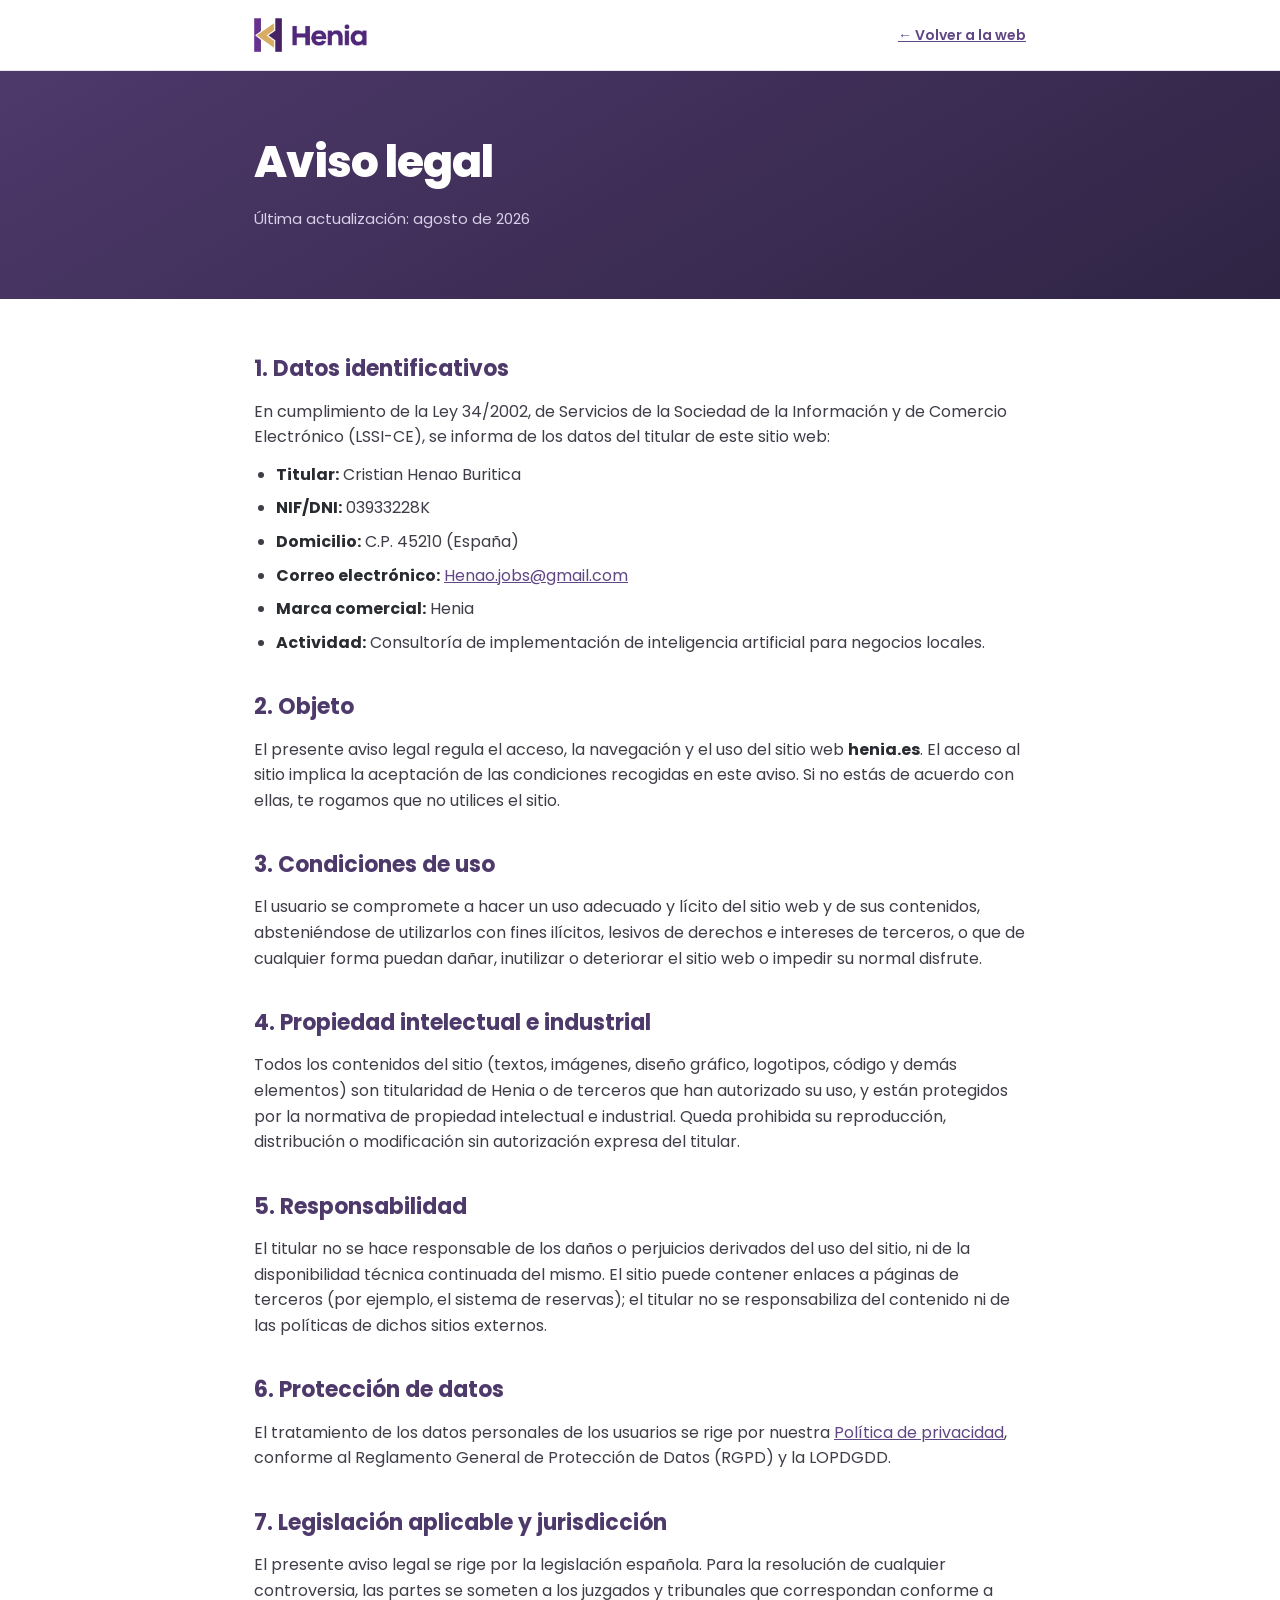
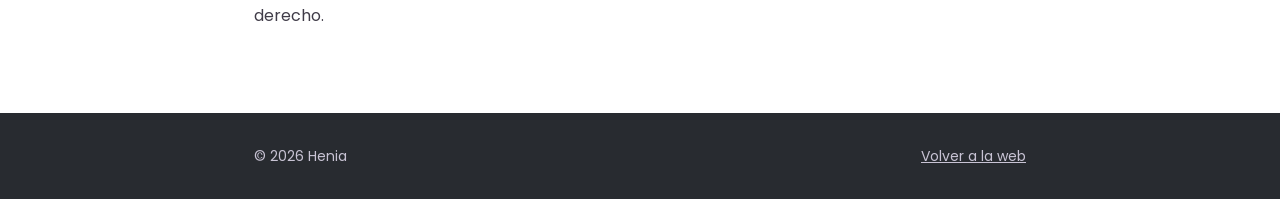
<file: aviso-legal.html>
<!DOCTYPE html>
<html lang="es">
<head>
<meta charset="UTF-8" />
<meta name="viewport" content="width=device-width, initial-scale=1.0" />
<title>Aviso legal | Henia</title>
<meta name="description" content="Aviso legal de Henia conforme a la LSSI-CE: datos identificativos, condiciones de uso y propiedad intelectual." />
<meta name="robots" content="noindex, follow" />
<link rel="canonical" href="https://henia.es/aviso-legal.html" />
<link rel="icon" type="image/png" href="assets/favicon.png" />
<link rel="stylesheet" href="assets/fonts.css">
<style>
  :root{
    --gold:#D1BF84;--charcoal:#282B30;--purple:#604685;--purple-dark:#4E396B;
    --purple-soft:#efeaf6;--line:#e7e3ee;--muted:#5c5866;
    --font:'Poppins',-apple-system,BlinkMacSystemFont,"Segoe UI",Roboto,Arial,sans-serif;
  }
  *{box-sizing:border-box;margin:0;padding:0}
  body{font-family:var(--font);color:var(--charcoal);line-height:1.6;background:#fff}
  a{color:var(--purple)}
  .wrap{max-width:820px;margin:0 auto;padding:0 24px}
  header{border-bottom:1px solid var(--line);background:#fff}
  .nav{display:flex;align-items:center;justify-content:space-between;height:70px}
  .logo{display:flex;align-items:center;gap:10px}
  .logo img.iso{height:34px}.logo img.wm{height:22px}
  .back{font-weight:600;font-size:14px;color:var(--purple)}
  .back:hover{text-decoration:underline}
  .head{background:linear-gradient(150deg,var(--purple-dark),#2f2444);color:#fff;padding:56px 0}
  .head h1{font-size:clamp(30px,5vw,44px);font-weight:800;letter-spacing:-1px}
  .head p{color:#d8cfe8;margin-top:10px;font-size:15px}
  main{padding:52px 0 72px}
  h2{font-size:22px;font-weight:700;color:var(--purple-dark);margin:34px 0 12px}
  h2:first-of-type{margin-top:0}
  p,li{color:#403c48;font-size:16px;margin-bottom:12px}
  ul{margin:0 0 12px 22px}
  li{margin-bottom:8px}
  strong{color:var(--charcoal)}
  footer{background:var(--charcoal);color:#c8c3d4;padding:32px 0;font-size:14px}
  .foot{display:flex;justify-content:space-between;flex-wrap:wrap;gap:14px}
  .foot a{color:#c8c3d4}.foot a:hover{color:var(--gold)}
  @media(max-width:600px){.head{padding:40px 0}}
</style>
</head>
<body>

<header>
  <div class="wrap nav">
    <a href="index.html" class="logo" aria-label="Henia">
      <img class="iso" src="assets/logo/isotipo-color.png" alt="" />
      <img class="wm" src="assets/logo/titulo-color.png" alt="Henia" />
    </a>
    <a href="index.html" class="back">&larr; Volver a la web</a>
  </div>
</header>

<div class="head">
  <div class="wrap">
    <h1>Aviso legal</h1>
    <p>Última actualización: agosto de 2026</p>
  </div>
</div>

<main>
  <div class="wrap">
    <h2>1. Datos identificativos</h2>
    <p>En cumplimiento de la Ley 34/2002, de Servicios de la Sociedad de la Información y de Comercio Electrónico (LSSI-CE), se informa de los datos del titular de este sitio web:</p>
    <ul>
      <li><strong>Titular:</strong> Cristian Henao Buritica</li>
      <li><strong>NIF/DNI:</strong> 03933228K</li>
      <li><strong>Domicilio:</strong> C.P. 45210 (España)</li>
      <li><strong>Correo electrónico:</strong> <a href="mailto:Henao.jobs@gmail.com">Henao.jobs@gmail.com</a></li>
      <li><strong>Marca comercial:</strong> Henia</li>
      <li><strong>Actividad:</strong> Consultoría de implementación de inteligencia artificial para negocios locales.</li>
    </ul>

    <h2>2. Objeto</h2>
    <p>El presente aviso legal regula el acceso, la navegación y el uso del sitio web <strong>henia.es</strong>. El acceso al sitio implica la aceptación de las condiciones recogidas en este aviso. Si no estás de acuerdo con ellas, te rogamos que no utilices el sitio.</p>

    <h2>3. Condiciones de uso</h2>
    <p>El usuario se compromete a hacer un uso adecuado y lícito del sitio web y de sus contenidos, absteniéndose de utilizarlos con fines ilícitos, lesivos de derechos e intereses de terceros, o que de cualquier forma puedan dañar, inutilizar o deteriorar el sitio web o impedir su normal disfrute.</p>

    <h2>4. Propiedad intelectual e industrial</h2>
    <p>Todos los contenidos del sitio (textos, imágenes, diseño gráfico, logotipos, código y demás elementos) son titularidad de Henia o de terceros que han autorizado su uso, y están protegidos por la normativa de propiedad intelectual e industrial. Queda prohibida su reproducción, distribución o modificación sin autorización expresa del titular.</p>

    <h2>5. Responsabilidad</h2>
    <p>El titular no se hace responsable de los daños o perjuicios derivados del uso del sitio, ni de la disponibilidad técnica continuada del mismo. El sitio puede contener enlaces a páginas de terceros (por ejemplo, el sistema de reservas); el titular no se responsabiliza del contenido ni de las políticas de dichos sitios externos.</p>

    <h2>6. Protección de datos</h2>
    <p>El tratamiento de los datos personales de los usuarios se rige por nuestra <a href="politica-privacidad.html">Política de privacidad</a>, conforme al Reglamento General de Protección de Datos (RGPD) y la LOPDGDD.</p>

    <h2>7. Legislación aplicable y jurisdicción</h2>
    <p>El presente aviso legal se rige por la legislación española. Para la resolución de cualquier controversia, las partes se someten a los juzgados y tribunales que correspondan conforme a derecho.</p>
  </div>
</main>

<footer>
  <div class="wrap foot">
    <span>© <span id="y"></span> Henia</span>
    <a href="index.html">Volver a la web</a>
  </div>
</footer>
<script>document.getElementById('y').textContent=new Date().getFullYear();</script>
</body>
</html>
</file>
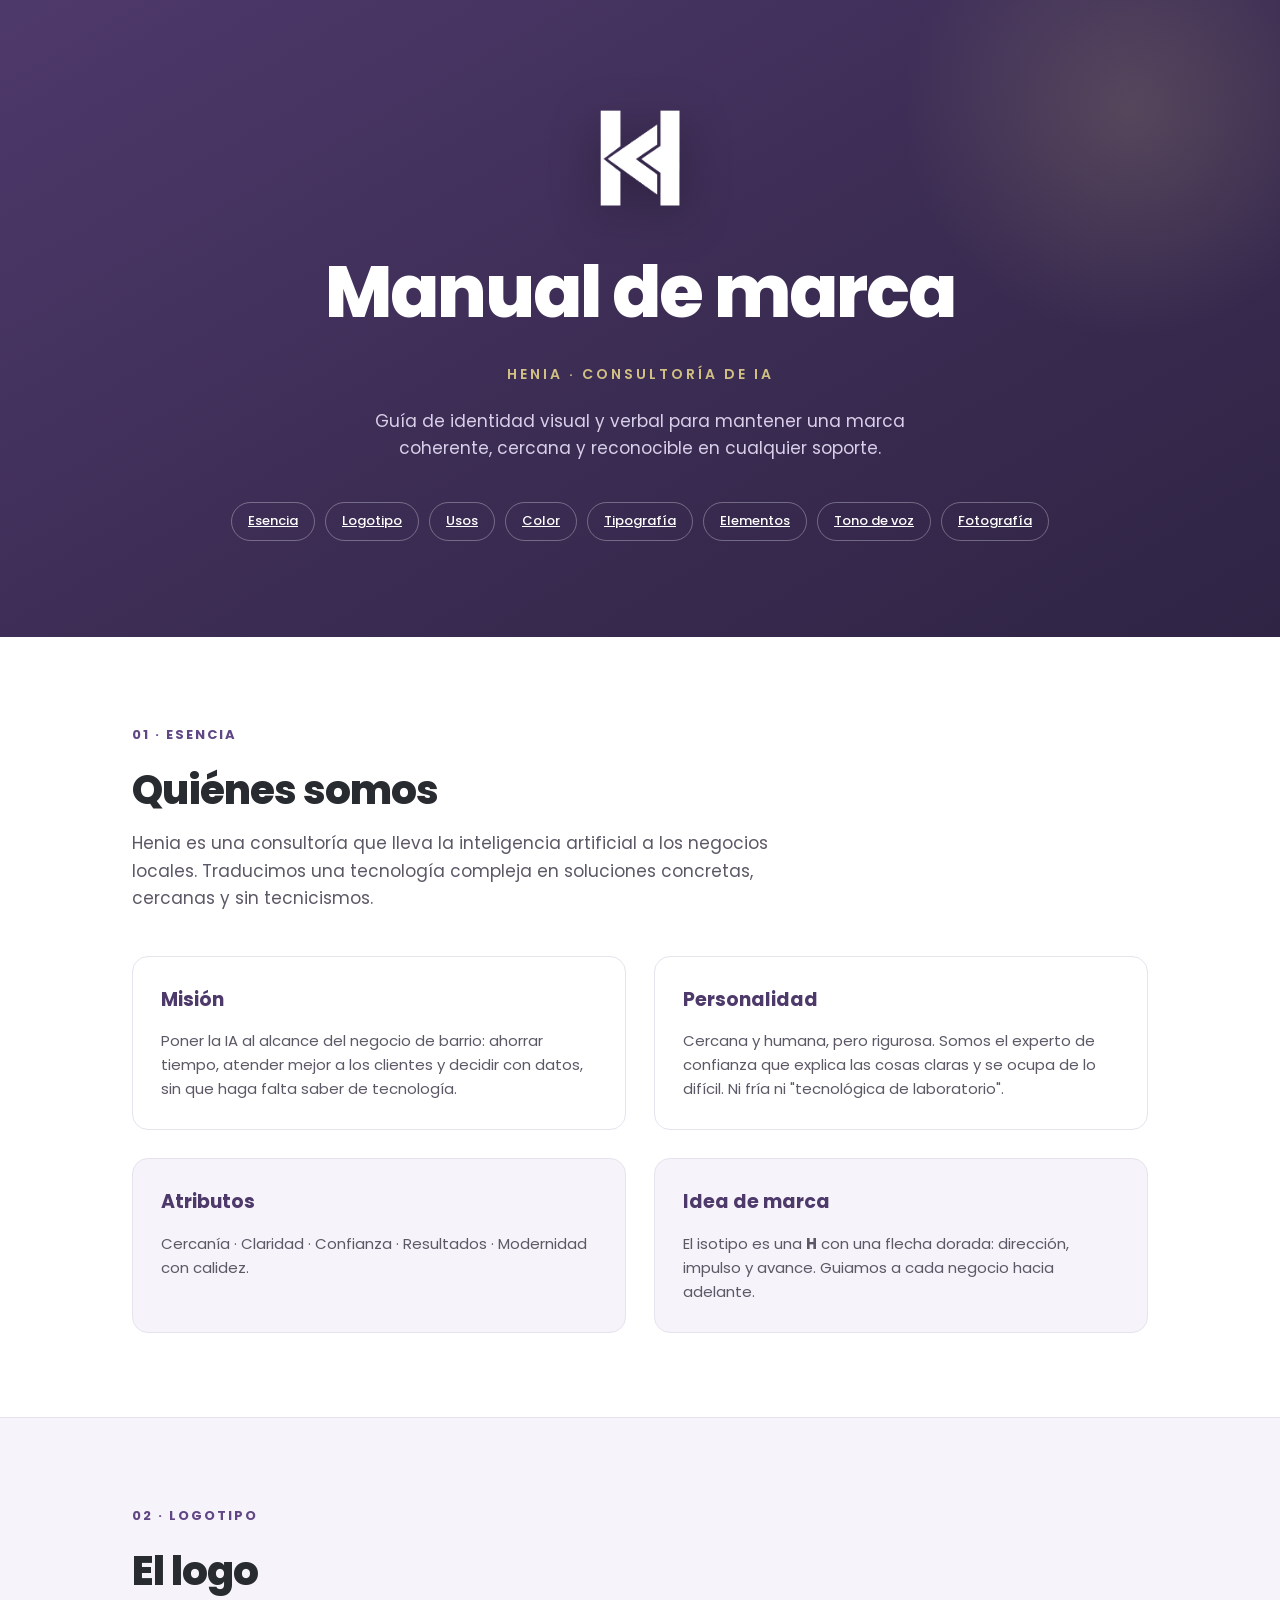
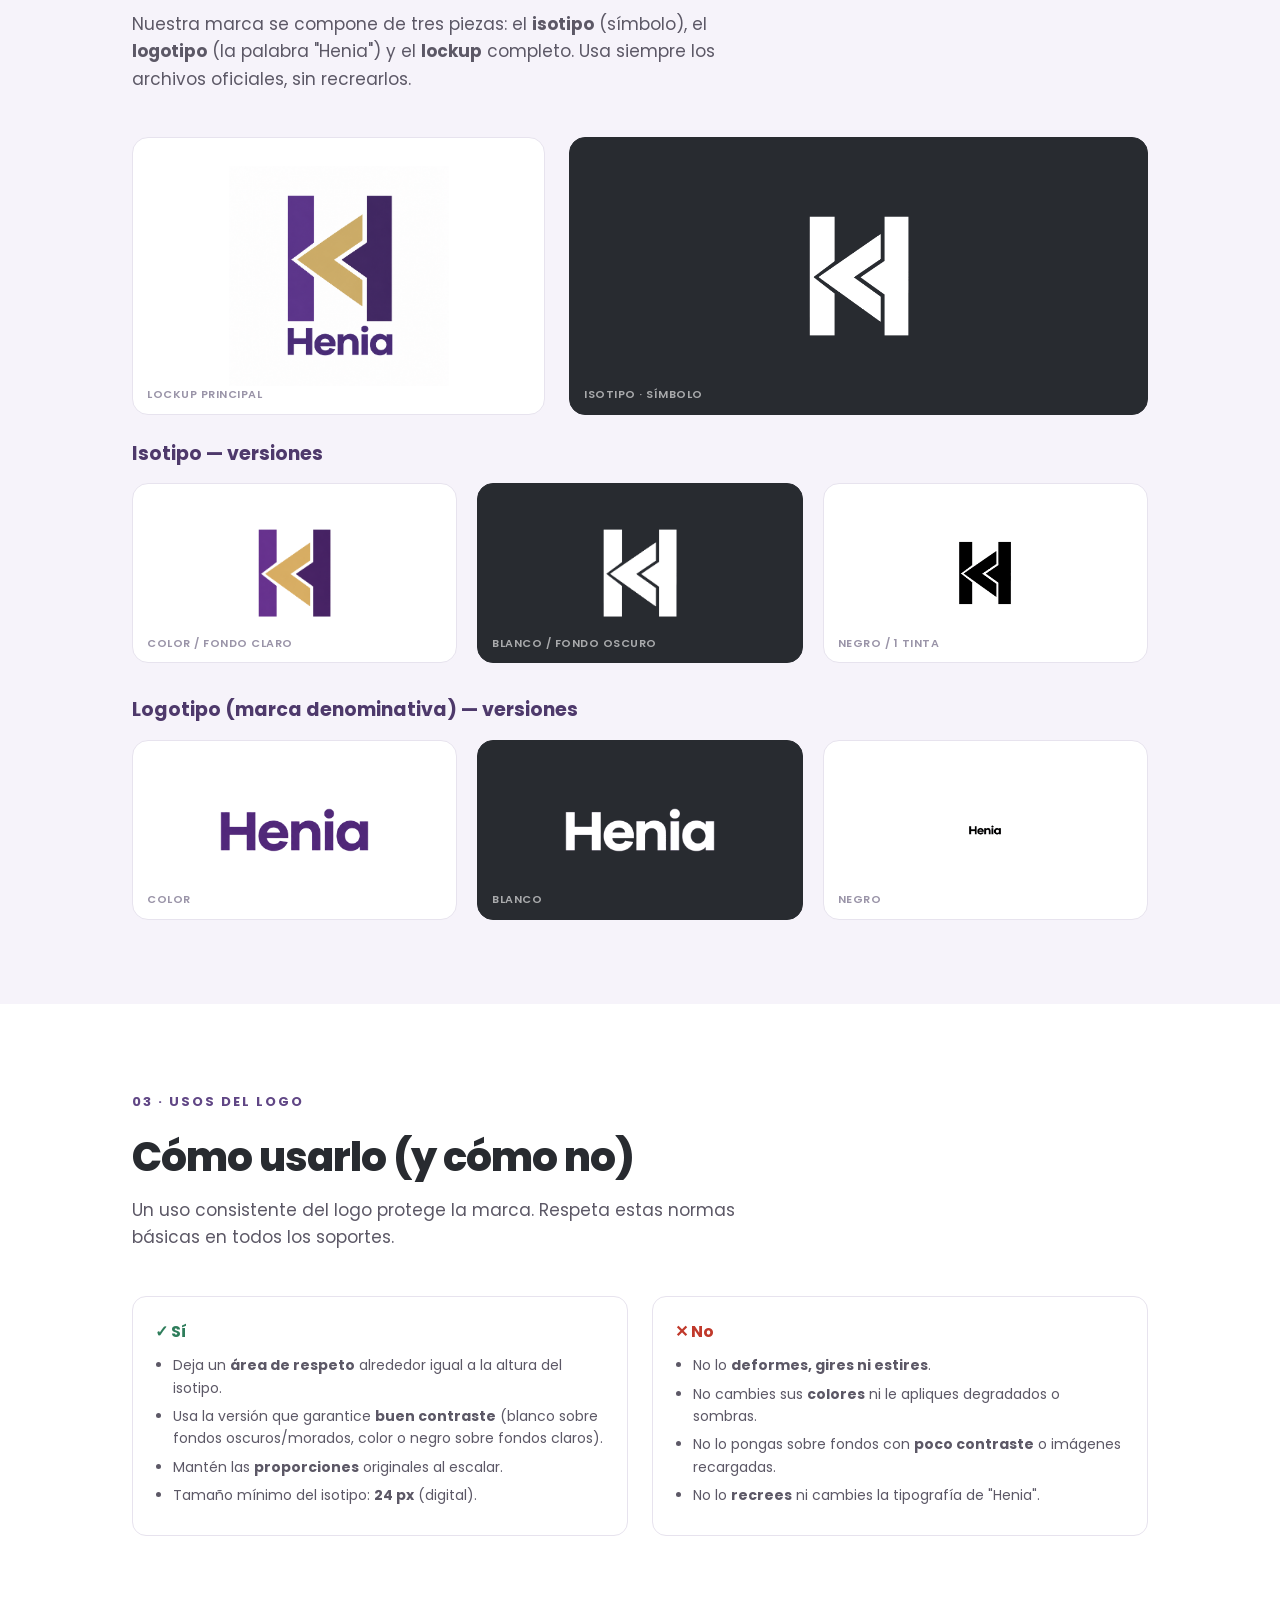
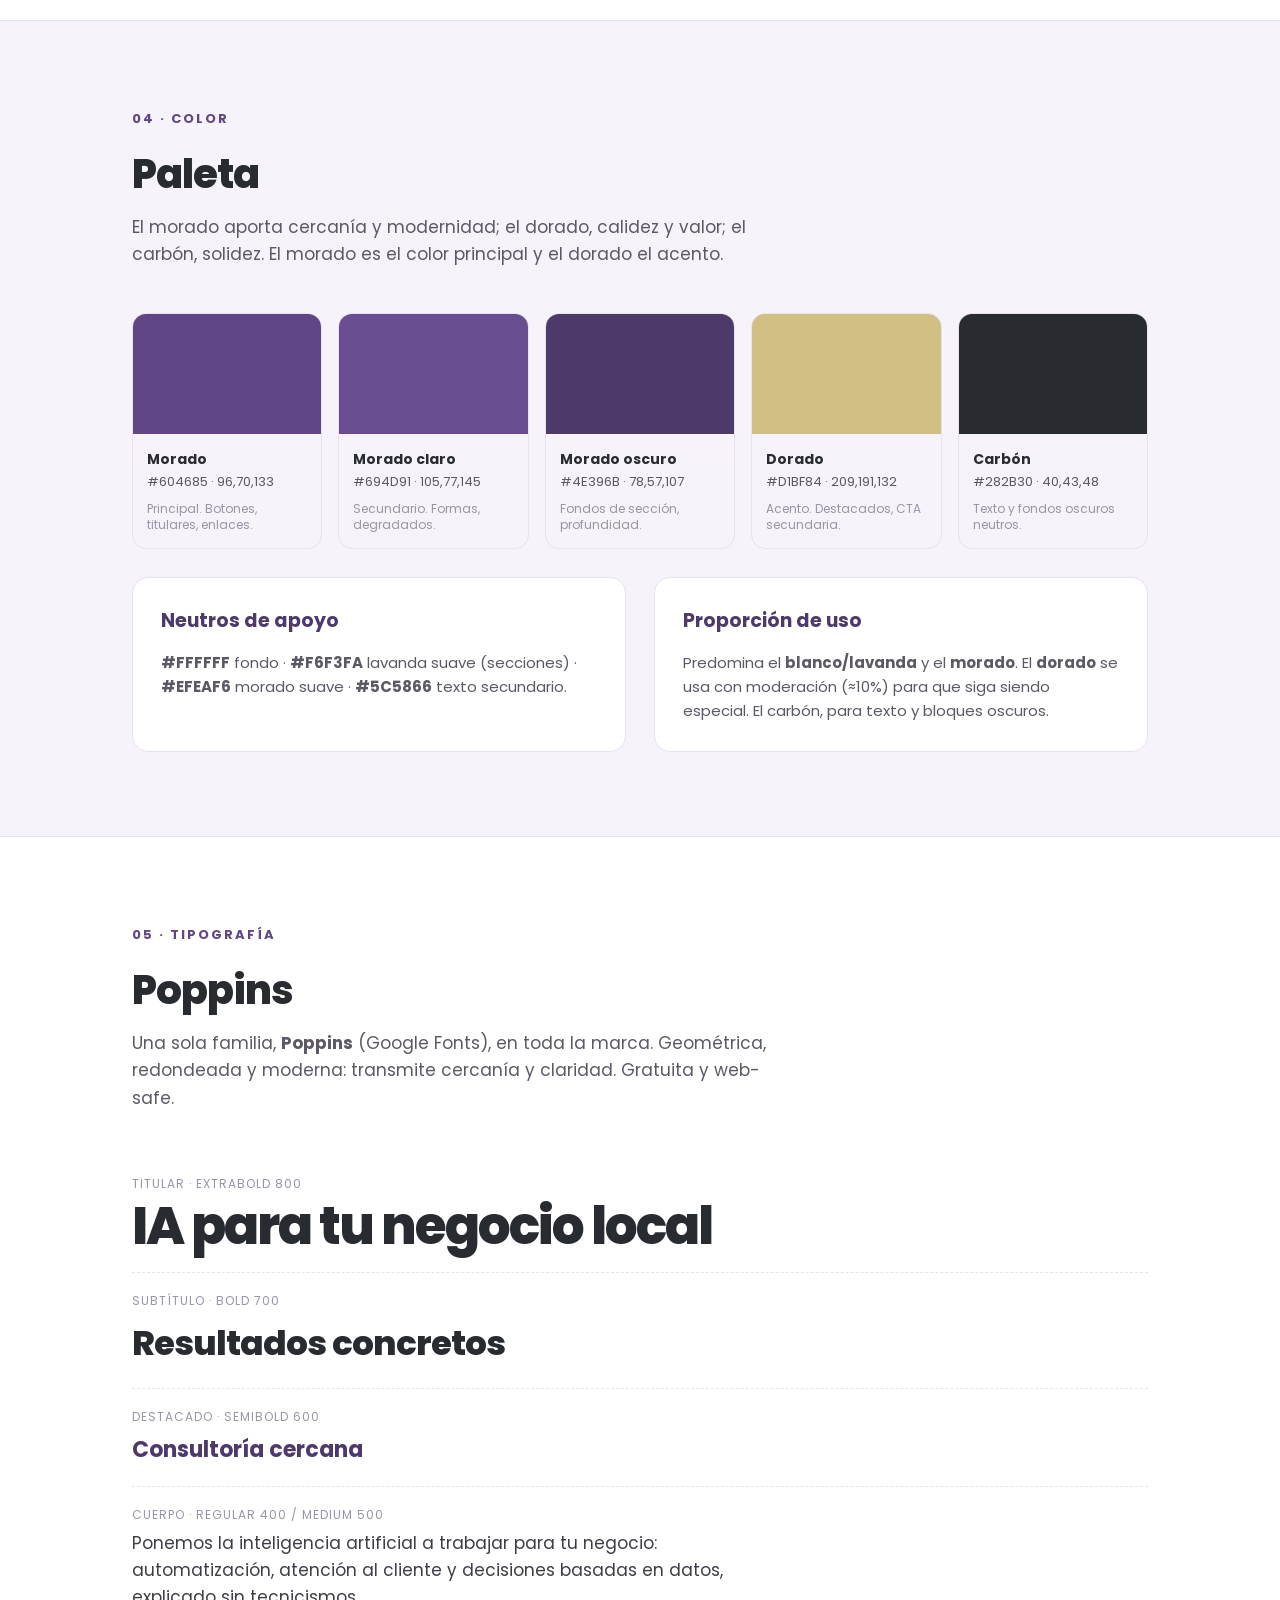
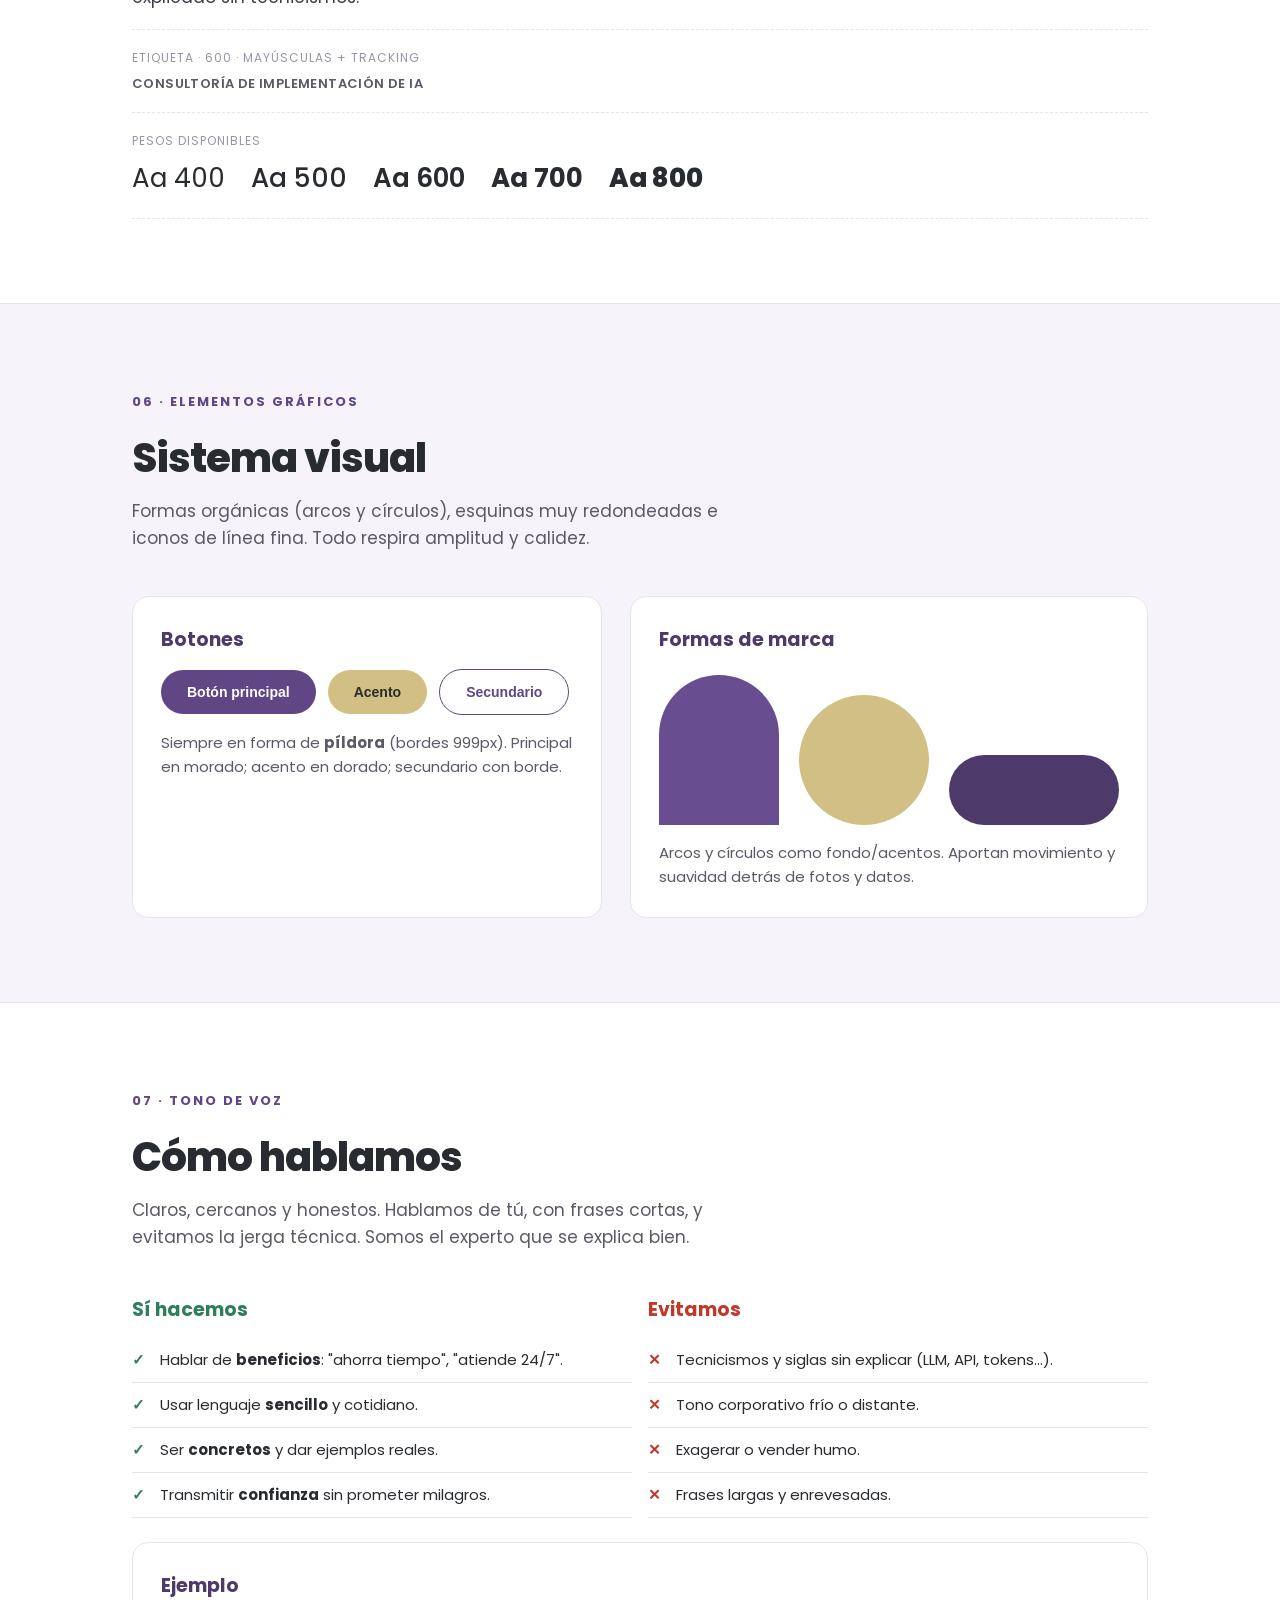
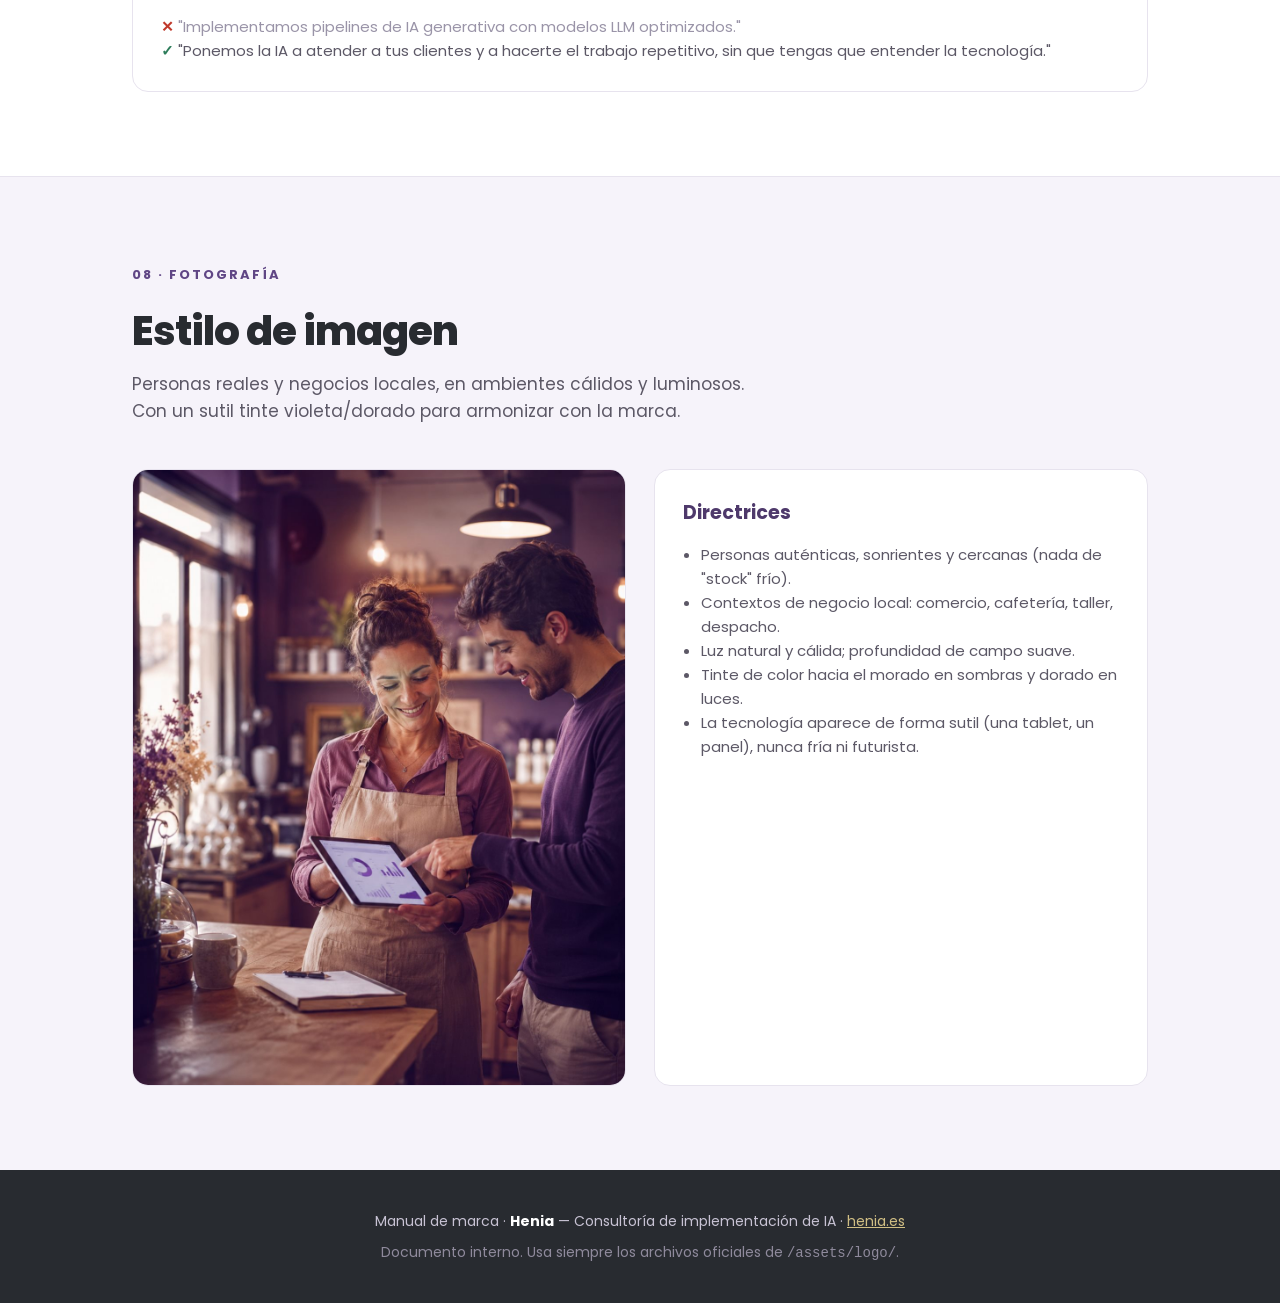
<file: brand-guidelines.html>
<!DOCTYPE html>
<html lang="es">
<head>
<meta charset="UTF-8" />
<meta name="viewport" content="width=device-width, initial-scale=1.0" />
<title>Henia · Manual de marca</title>
<meta name="robots" content="noindex, nofollow" />
<link rel="icon" type="image/png" href="assets/favicon.png" />
<link rel="preconnect" href="https://fonts.googleapis.com">
<link rel="preconnect" href="https://fonts.gstatic.com" crossorigin>
<link href="https://fonts.googleapis.com/css2?family=Poppins:wght@400;500;600;700;800&display=swap" rel="stylesheet">
<style>
  :root{
    --gold:#D1BF84; --gold-soft:#f5efdd;
    --charcoal:#282B30;
    --purple:#604685; --purple-light:#694D91; --purple-dark:#4E396B;
    --purple-soft:#efeaf6; --lavender:#f6f3fa;
    --ink:#282B30; --muted:#5c5866; --line:#e7e3ee;
    --font:'Poppins',-apple-system,BlinkMacSystemFont,"Segoe UI",Roboto,Arial,sans-serif;
  }
  *{box-sizing:border-box;margin:0;padding:0}
  html{scroll-behavior:smooth}
  body{font-family:var(--font);color:var(--ink);background:#fff;line-height:1.6;-webkit-font-smoothing:antialiased}
  img{max-width:100%;display:block}
  .wrap{max-width:1080px;margin:0 auto;padding:0 32px}
  section{padding:84px 0;border-bottom:1px solid var(--line)}
  .kicker{color:var(--purple);font-weight:700;font-size:13px;letter-spacing:2px;text-transform:uppercase}
  h2{font-size:clamp(28px,4vw,40px);font-weight:800;letter-spacing:-1px;color:var(--charcoal);margin:12px 0 8px}
  .sec-intro{color:var(--muted);font-size:17px;max-width:640px;margin-bottom:44px}
  h3{font-size:19px;font-weight:700;color:var(--purple-dark);margin-bottom:14px}

  /* Cover */
  .cover{background:linear-gradient(150deg,var(--purple-dark) 0%,#3b2c53 55%,#2f2444 100%);color:#fff;padding:110px 0 96px;text-align:center;border:none;position:relative;overflow:hidden}
  .cover::before{content:"";position:absolute;width:460px;height:460px;border-radius:50%;background:radial-gradient(circle,rgba(209,191,132,.18),transparent 70%);top:-120px;right:-80px}
  .cover .iso{height:96px;margin:0 auto 28px;filter:drop-shadow(0 12px 24px rgba(0,0,0,.3))}
  .cover h1{font-size:clamp(40px,7vw,72px);font-weight:800;letter-spacing:-2px;position:relative}
  .cover .sub{color:var(--gold);font-weight:600;letter-spacing:3px;text-transform:uppercase;font-size:14px;margin-top:14px}
  .cover .desc{color:#d8cfe8;max-width:560px;margin:22px auto 0;font-size:17px}
  .toc{display:flex;gap:10px;flex-wrap:wrap;justify-content:center;margin-top:40px;position:relative}
  .toc a{color:#fff;border:1px solid rgba(255,255,255,.3);border-radius:999px;padding:8px 16px;font-size:13px;font-weight:500;transition:.15s}
  .toc a:hover{background:#fff;color:var(--purple-dark)}

  /* Essence */
  .grid-2{display:grid;grid-template-columns:1fr 1fr;gap:28px}
  .card{background:#fff;border:1px solid var(--line);border-radius:16px;padding:28px}
  .card p{color:var(--muted);font-size:15px}
  .lavender{background:var(--lavender)}

  /* Logo tiles */
  .logo-tiles{display:grid;grid-template-columns:repeat(3,1fr);gap:20px}
  .tile{border-radius:16px;border:1px solid var(--line);min-height:180px;display:flex;align-items:center;justify-content:center;padding:28px;position:relative}
  .tile img{max-height:88px;width:auto}
  .tile.dark{background:var(--charcoal);border-color:var(--charcoal)}
  .tile.gold{background:var(--gold);border-color:var(--gold)}
  .tile .lab{position:absolute;bottom:10px;left:14px;font-size:11px;font-weight:600;letter-spacing:.5px;color:#9a94a8;text-transform:uppercase}
  .tile.dark .lab{color:rgba(255,255,255,.6)}
  .tile.gold .lab{color:rgba(40,43,48,.6)}
  .lockup-row{display:grid;grid-template-columns:1fr 1.4fr;gap:24px;margin-bottom:24px}
  .lockup-row .tile img{max-height:220px}

  /* Clear space / misuse */
  .rules{display:grid;grid-template-columns:1fr 1fr;gap:24px;margin-top:28px}
  .rule{border:1px solid var(--line);border-radius:14px;padding:22px}
  .rule .h{display:flex;align-items:center;gap:8px;font-weight:700;margin-bottom:10px}
  .rule.ok .h{color:#2e7d5b}.rule.no .h{color:#c0392b}
  .rule ul{margin-left:18px;color:var(--muted);font-size:14px}
  .rule li{margin-bottom:6px}

  /* Colors */
  .swatches{display:grid;grid-template-columns:repeat(5,1fr);gap:16px}
  .sw{border-radius:14px;overflow:hidden;border:1px solid var(--line)}
  .sw .fill{height:120px}
  .sw .meta{padding:14px}
  .sw .name{font-weight:700;font-size:14px;color:var(--charcoal)}
  .sw .hex{font-size:13px;color:var(--muted);margin-top:2px;font-variant-numeric:tabular-nums}
  .sw .use{font-size:12px;color:#9a94a8;margin-top:8px;line-height:1.4}

  /* Typography */
  .type-spec > div{padding:18px 0;border-bottom:1px dashed var(--line)}
  .type-spec .lbl{font-size:12px;color:#9a94a8;text-transform:uppercase;letter-spacing:1px;margin-bottom:6px}
  .t-h1{font-size:52px;font-weight:800;letter-spacing:-2px;line-height:1.05;color:var(--charcoal)}
  .t-h2{font-size:34px;font-weight:800;letter-spacing:-1px;color:var(--charcoal)}
  .t-h3{font-size:22px;font-weight:700;color:var(--purple-dark)}
  .t-body{font-size:17px;color:#403c48;max-width:620px}
  .t-small{font-size:13px;color:var(--muted);letter-spacing:.4px}
  .weights{display:flex;gap:26px;flex-wrap:wrap;margin-top:8px}
  .weights span{font-size:26px;color:var(--charcoal)}

  /* Voice */
  .voice{display:grid;grid-template-columns:1fr 1fr;gap:16px}
  .voice .col h3{margin-bottom:12px}
  .voice ul{list-style:none}
  .voice li{padding:10px 0 10px 28px;position:relative;font-size:15px;border-bottom:1px solid var(--line)}
  .voice .do li::before{content:"✓";position:absolute;left:0;color:#2e7d5b;font-weight:700}
  .voice .dont li::before{content:"✕";position:absolute;left:0;color:#c0392b;font-weight:700}

  /* Elements */
  .chips{display:flex;gap:12px;flex-wrap:wrap;align-items:center}
  .btn-demo{border-radius:999px;padding:14px 26px;font-weight:600;font-size:14px;border:none}
  .b-purple{background:var(--purple);color:#fff}
  .b-gold{background:var(--gold);color:var(--charcoal)}
  .b-outline{background:transparent;border:1.5px solid var(--purple);color:var(--purple)}
  .shape-demo{display:flex;gap:20px;margin-top:20px;align-items:flex-end}
  .sh{background:var(--purple-light)}
  .sh.arch{width:120px;height:150px;border-radius:9999px 9999px 0 0}
  .sh.circle{width:130px;height:130px;border-radius:50%;background:var(--gold)}
  .sh.pill{width:170px;height:70px;border-radius:999px;background:var(--purple-dark)}

  footer{background:var(--charcoal);color:#c8c3d4;padding:40px 0;text-align:center;font-size:14px}
  footer a{color:var(--gold)}

  @media(max-width:820px){
    .grid-2,.logo-tiles,.rules,.voice,.lockup-row{grid-template-columns:1fr}
    .swatches{grid-template-columns:1fr 1fr}
    .type-spec .t-h1{font-size:38px}
  }
</style>
</head>
<body>

<!-- Cover -->
<section class="cover">
  <div class="wrap">
    <img class="iso" src="assets/logo/isotipo-white.png" alt="Isotipo Henia" />
    <h1>Manual de marca</h1>
    <div class="sub">Henia · Consultoría de IA</div>
    <p class="desc">Guía de identidad visual y verbal para mantener una marca coherente, cercana y reconocible en cualquier soporte.</p>
    <nav class="toc">
      <a href="#esencia">Esencia</a>
      <a href="#logo">Logotipo</a>
      <a href="#usos">Usos</a>
      <a href="#color">Color</a>
      <a href="#tipografia">Tipografía</a>
      <a href="#elementos">Elementos</a>
      <a href="#voz">Tono de voz</a>
      <a href="#foto">Fotografía</a>
    </nav>
  </div>
</section>

<!-- Esencia -->
<section id="esencia">
  <div class="wrap">
    <span class="kicker">01 · Esencia</span>
    <h2>Quiénes somos</h2>
    <p class="sec-intro">Henia es una consultoría que lleva la inteligencia artificial a los negocios locales. Traducimos una tecnología compleja en soluciones concretas, cercanas y sin tecnicismos.</p>
    <div class="grid-2">
      <div class="card">
        <h3>Misión</h3>
        <p>Poner la IA al alcance del negocio de barrio: ahorrar tiempo, atender mejor a los clientes y decidir con datos, sin que haga falta saber de tecnología.</p>
      </div>
      <div class="card">
        <h3>Personalidad</h3>
        <p>Cercana y humana, pero rigurosa. Somos el experto de confianza que explica las cosas claras y se ocupa de lo difícil. Ni fría ni "tecnológica de laboratorio".</p>
      </div>
      <div class="card lavender">
        <h3>Atributos</h3>
        <p>Cercanía · Claridad · Confianza · Resultados · Modernidad con calidez.</p>
      </div>
      <div class="card lavender">
        <h3>Idea de marca</h3>
        <p>El isotipo es una <strong>H</strong> con una flecha dorada: dirección, impulso y avance. Guiamos a cada negocio hacia adelante.</p>
      </div>
    </div>
  </div>
</section>

<!-- Logo -->
<section id="logo" class="lavender" style="border-bottom:none">
  <div class="wrap">
    <span class="kicker">02 · Logotipo</span>
    <h2>El logo</h2>
    <p class="sec-intro">Nuestra marca se compone de tres piezas: el <strong>isotipo</strong> (símbolo), el <strong>logotipo</strong> (la palabra "Henia") y el <strong>lockup</strong> completo. Usa siempre los archivos oficiales, sin recrearlos.</p>

    <div class="lockup-row">
      <div class="tile" style="background:#fff"><img src="assets/logo/logo-full-color.png" alt="Lockup Henia" /><span class="lab">Lockup principal</span></div>
      <div class="tile dark"><img src="assets/logo/isotipo-white.png" alt="Isotipo" style="max-height:120px"/><span class="lab">Isotipo · símbolo</span></div>
    </div>

    <h3 style="margin-top:12px">Isotipo — versiones</h3>
    <div class="logo-tiles" style="margin-bottom:32px">
      <div class="tile" style="background:#fff"><img src="assets/logo/isotipo-color.png" alt=""><span class="lab">Color / fondo claro</span></div>
      <div class="tile dark"><img src="assets/logo/isotipo-white.png" alt=""><span class="lab">Blanco / fondo oscuro</span></div>
      <div class="tile" style="background:#fff"><img src="assets/logo/isotipo-black.png" alt=""><span class="lab">Negro / 1 tinta</span></div>
    </div>

    <h3>Logotipo (marca denominativa) — versiones</h3>
    <div class="logo-tiles">
      <div class="tile" style="background:#fff"><img src="assets/logo/titulo-color.png" alt="" style="max-height:44px"><span class="lab">Color</span></div>
      <div class="tile dark"><img src="assets/logo/titulo-white.png" alt="" style="max-height:44px"><span class="lab">Blanco</span></div>
      <div class="tile" style="background:#fff"><img src="assets/logo/titulo-black.png" alt="" style="max-height:44px"><span class="lab">Negro</span></div>
    </div>
  </div>
</section>

<!-- Usos -->
<section id="usos">
  <div class="wrap">
    <span class="kicker">03 · Usos del logo</span>
    <h2>Cómo usarlo (y cómo no)</h2>
    <p class="sec-intro">Un uso consistente del logo protege la marca. Respeta estas normas básicas en todos los soportes.</p>
    <div class="rules">
      <div class="rule ok">
        <div class="h">✓ Sí</div>
        <ul>
          <li>Deja un <strong>área de respeto</strong> alrededor igual a la altura del isotipo.</li>
          <li>Usa la versión que garantice <strong>buen contraste</strong> (blanco sobre fondos oscuros/morados, color o negro sobre fondos claros).</li>
          <li>Mantén las <strong>proporciones</strong> originales al escalar.</li>
          <li>Tamaño mínimo del isotipo: <strong>24 px</strong> (digital).</li>
        </ul>
      </div>
      <div class="rule no">
        <div class="h">✕ No</div>
        <ul>
          <li>No lo <strong>deformes, gires ni estires</strong>.</li>
          <li>No cambies sus <strong>colores</strong> ni le apliques degradados o sombras.</li>
          <li>No lo pongas sobre fondos con <strong>poco contraste</strong> o imágenes recargadas.</li>
          <li>No lo <strong>recrees</strong> ni cambies la tipografía de "Henia".</li>
        </ul>
      </div>
    </div>
  </div>
</section>

<!-- Color -->
<section id="color" class="lavender">
  <div class="wrap">
    <span class="kicker">04 · Color</span>
    <h2>Paleta</h2>
    <p class="sec-intro">El morado aporta cercanía y modernidad; el dorado, calidez y valor; el carbón, solidez. El morado es el color principal y el dorado el acento.</p>
    <div class="swatches">
      <div class="sw"><div class="fill" style="background:#604685"></div><div class="meta"><div class="name">Morado</div><div class="hex">#604685 · 96,70,133</div><div class="use">Principal. Botones, titulares, enlaces.</div></div></div>
      <div class="sw"><div class="fill" style="background:#694D91"></div><div class="meta"><div class="name">Morado claro</div><div class="hex">#694D91 · 105,77,145</div><div class="use">Secundario. Formas, degradados.</div></div></div>
      <div class="sw"><div class="fill" style="background:#4E396B"></div><div class="meta"><div class="name">Morado oscuro</div><div class="hex">#4E396B · 78,57,107</div><div class="use">Fondos de sección, profundidad.</div></div></div>
      <div class="sw"><div class="fill" style="background:#D1BF84"></div><div class="meta"><div class="name">Dorado</div><div class="hex">#D1BF84 · 209,191,132</div><div class="use">Acento. Destacados, CTA secundaria.</div></div></div>
      <div class="sw"><div class="fill" style="background:#282B30"></div><div class="meta"><div class="name">Carbón</div><div class="hex">#282B30 · 40,43,48</div><div class="use">Texto y fondos oscuros neutros.</div></div></div>
    </div>
    <div class="grid-2" style="margin-top:28px">
      <div class="card"><h3>Neutros de apoyo</h3><p><strong>#FFFFFF</strong> fondo · <strong>#F6F3FA</strong> lavanda suave (secciones) · <strong>#EFEAF6</strong> morado suave · <strong>#5C5866</strong> texto secundario.</p></div>
      <div class="card"><h3>Proporción de uso</h3><p>Predomina el <strong>blanco/lavanda</strong> y el <strong>morado</strong>. El <strong>dorado</strong> se usa con moderación (≈10%) para que siga siendo especial. El carbón, para texto y bloques oscuros.</p></div>
    </div>
  </div>
</section>

<!-- Tipografía -->
<section id="tipografia">
  <div class="wrap">
    <span class="kicker">05 · Tipografía</span>
    <h2>Poppins</h2>
    <p class="sec-intro">Una sola familia, <strong>Poppins</strong> (Google Fonts), en toda la marca. Geométrica, redondeada y moderna: transmite cercanía y claridad. Gratuita y web-safe.</p>
    <div class="type-spec">
      <div><div class="lbl">Titular · ExtraBold 800</div><div class="t-h1">IA para tu negocio local</div></div>
      <div><div class="lbl">Subtítulo · Bold 700</div><div class="t-h2">Resultados concretos</div></div>
      <div><div class="lbl">Destacado · SemiBold 600</div><div class="t-h3">Consultoría cercana</div></div>
      <div><div class="lbl">Cuerpo · Regular 400 / Medium 500</div><div class="t-body">Ponemos la inteligencia artificial a trabajar para tu negocio: automatización, atención al cliente y decisiones basadas en datos, explicado sin tecnicismos.</div></div>
      <div><div class="lbl">Etiqueta · 600 · mayúsculas + tracking</div><div class="t-small" style="text-transform:uppercase;font-weight:600">CONSULTORÍA DE IMPLEMENTACIÓN DE IA</div></div>
      <div><div class="lbl">Pesos disponibles</div><div class="weights"><span style="font-weight:400">Aa 400</span><span style="font-weight:500">Aa 500</span><span style="font-weight:600">Aa 600</span><span style="font-weight:700">Aa 700</span><span style="font-weight:800">Aa 800</span></div></div>
    </div>
  </div>
</section>

<!-- Elementos -->
<section id="elementos" class="lavender">
  <div class="wrap">
    <span class="kicker">06 · Elementos gráficos</span>
    <h2>Sistema visual</h2>
    <p class="sec-intro">Formas orgánicas (arcos y círculos), esquinas muy redondeadas e iconos de línea fina. Todo respira amplitud y calidez.</p>
    <div class="grid-2">
      <div class="card">
        <h3>Botones</h3>
        <div class="chips">
          <button class="btn-demo b-purple">Botón principal</button>
          <button class="btn-demo b-gold">Acento</button>
          <button class="btn-demo b-outline">Secundario</button>
        </div>
        <p style="margin-top:16px">Siempre en forma de <strong>píldora</strong> (bordes 999px). Principal en morado; acento en dorado; secundario con borde.</p>
      </div>
      <div class="card">
        <h3>Formas de marca</h3>
        <div class="shape-demo">
          <div class="sh arch"></div>
          <div class="sh circle"></div>
          <div class="sh pill"></div>
        </div>
        <p style="margin-top:16px">Arcos y círculos como fondo/acentos. Aportan movimiento y suavidad detrás de fotos y datos.</p>
      </div>
    </div>
  </div>
</section>

<!-- Voz -->
<section id="voz">
  <div class="wrap">
    <span class="kicker">07 · Tono de voz</span>
    <h2>Cómo hablamos</h2>
    <p class="sec-intro">Claros, cercanos y honestos. Hablamos de tú, con frases cortas, y evitamos la jerga técnica. Somos el experto que se explica bien.</p>
    <div class="voice">
      <div class="col do">
        <h3 style="color:#2e7d5b">Sí hacemos</h3>
        <ul>
          <li>Hablar de <strong>beneficios</strong>: "ahorra tiempo", "atiende 24/7".</li>
          <li>Usar lenguaje <strong>sencillo</strong> y cotidiano.</li>
          <li>Ser <strong>concretos</strong> y dar ejemplos reales.</li>
          <li>Transmitir <strong>confianza</strong> sin prometer milagros.</li>
        </ul>
      </div>
      <div class="col dont">
        <h3 style="color:#c0392b">Evitamos</h3>
        <ul>
          <li>Tecnicismos y siglas sin explicar (LLM, API, tokens…).</li>
          <li>Tono corporativo frío o distante.</li>
          <li>Exagerar o vender humo.</li>
          <li>Frases largas y enrevesadas.</li>
        </ul>
      </div>
    </div>
    <div class="card" style="margin-top:24px">
      <h3>Ejemplo</h3>
      <p style="color:#9a94a8"><strong style="color:#c0392b">✕</strong> "Implementamos pipelines de IA generativa con modelos LLM optimizados."</p>
      <p><strong style="color:#2e7d5b">✓</strong> "Ponemos la IA a atender a tus clientes y a hacerte el trabajo repetitivo, sin que tengas que entender la tecnología."</p>
    </div>
  </div>
</section>

<!-- Foto -->
<section id="foto" class="lavender" style="border-bottom:none">
  <div class="wrap">
    <span class="kicker">08 · Fotografía</span>
    <h2>Estilo de imagen</h2>
    <p class="sec-intro">Personas reales y negocios locales, en ambientes cálidos y luminosos. Con un sutil tinte violeta/dorado para armonizar con la marca.</p>
    <div class="grid-2">
      <div class="card" style="padding:0;overflow:hidden"><img src="assets/hero/hero-negocio.jpg" alt="Ejemplo fotografía Henia"></div>
      <div class="card">
        <h3>Directrices</h3>
        <ul style="margin-left:18px;color:var(--muted);font-size:15px">
          <li>Personas auténticas, sonrientes y cercanas (nada de "stock" frío).</li>
          <li>Contextos de negocio local: comercio, cafetería, taller, despacho.</li>
          <li>Luz natural y cálida; profundidad de campo suave.</li>
          <li>Tinte de color hacia el morado en sombras y dorado en luces.</li>
          <li>La tecnología aparece de forma sutil (una tablet, un panel), nunca fría ni futurista.</li>
        </ul>
      </div>
    </div>
  </div>
</section>

<footer>
  <div class="wrap">
    <p>Manual de marca · <strong style="color:#fff">Henia</strong> — Consultoría de implementación de IA · <a href="index.html">henia.es</a></p>
    <p style="margin-top:8px;color:#8f8a9c">Documento interno. Usa siempre los archivos oficiales de <code>/assets/logo/</code>.</p>
  </div>
</footer>

</body>
</html>
</file>
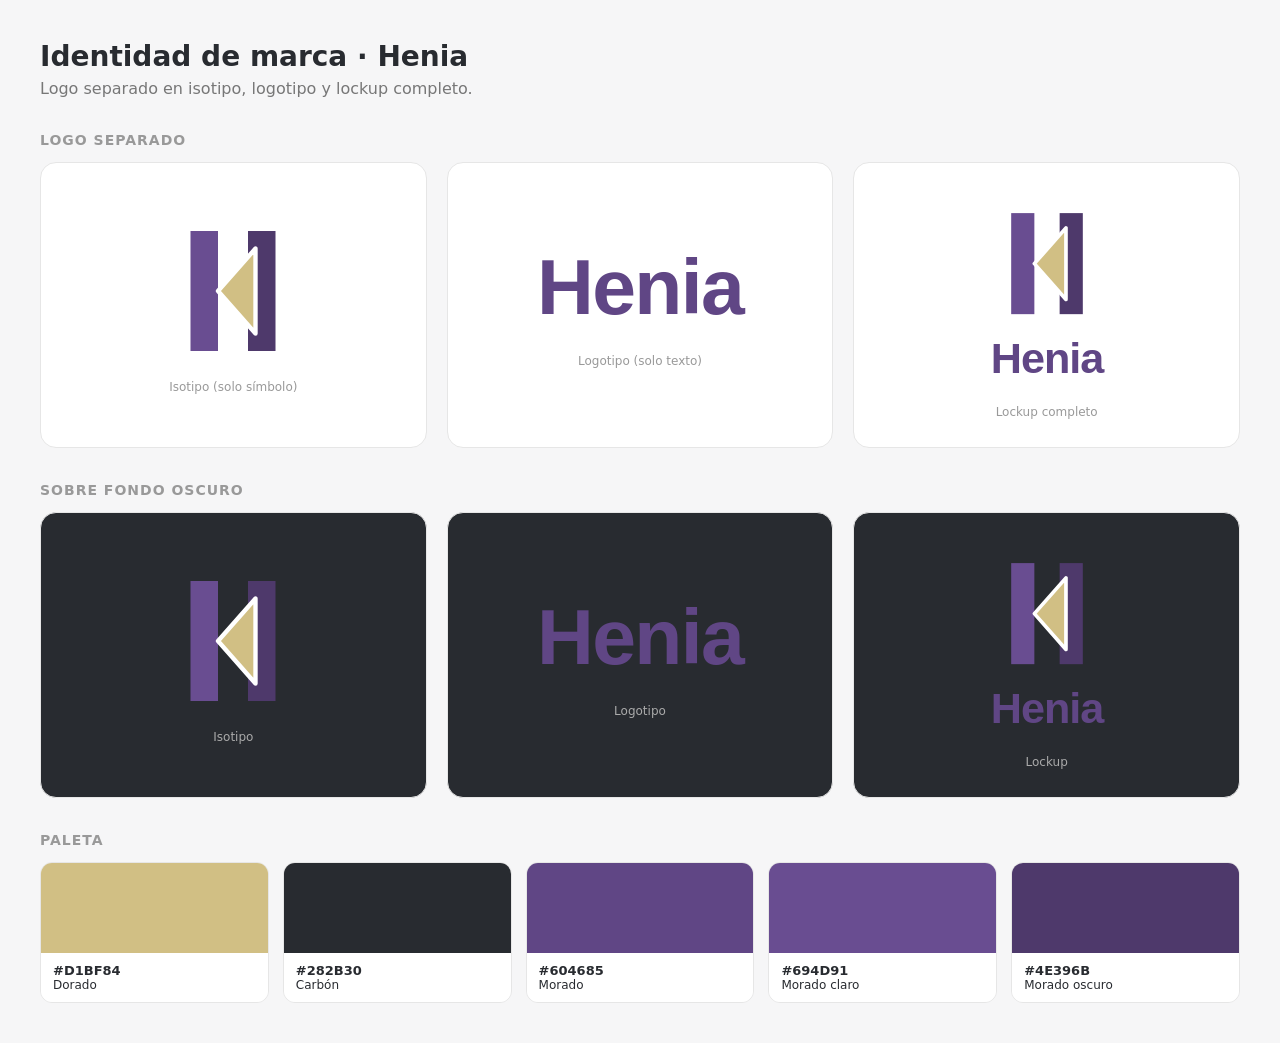
<file: brand.html>
<!DOCTYPE html>
<html lang="es">
<head>
<meta charset="UTF-8" />
<meta name="viewport" content="width=device-width, initial-scale=1.0" />
<title>Henia — Marca</title>
<style>
  :root{
    --gold:#D1BF84; --charcoal:#282B30;
    --purple:#604685; --purple-light:#694D91; --purple-dark:#4E396B;
  }
  *{box-sizing:border-box;margin:0;padding:0}
  body{font-family:'Poppins','Segoe UI',system-ui,Arial,sans-serif;background:#f6f6f7;color:var(--charcoal);padding:40px}
  h1{font-size:28px;margin-bottom:6px}
  .sub{color:#777;margin-bottom:32px}
  h2{font-size:14px;text-transform:uppercase;letter-spacing:1px;color:#999;margin:34px 0 14px}
  .cards{display:grid;grid-template-columns:repeat(3,1fr);gap:20px}
  .card{background:#fff;border:1px solid #e6e6e6;border-radius:16px;padding:28px;display:flex;flex-direction:column;align-items:center;gap:14px;min-height:220px;justify-content:center}
  .card.dark{background:var(--charcoal)}
  .card img{max-width:100%;max-height:150px}
  .tag{font-size:12px;color:#999}
  .card.dark .tag{color:#aaa}
  .swatches{display:grid;grid-template-columns:repeat(5,1fr);gap:14px;margin-top:8px}
  .sw{border-radius:12px;overflow:hidden;border:1px solid #e6e6e6}
  .sw .fill{height:90px}
  .sw .meta{padding:10px 12px;font-size:12px;background:#fff}
  .sw .meta b{display:block;font-size:13px}
  @media(max-width:800px){.cards{grid-template-columns:1fr}.swatches{grid-template-columns:repeat(2,1fr)}}
</style>
</head>
<body>
  <h1>Identidad de marca · Henia</h1>
  <p class="sub">Logo separado en isotipo, logotipo y lockup completo.</p>

  <h2>Logo separado</h2>
  <div class="cards">
    <div class="card"><img src="assets/henia-icon.svg" alt="Isotipo"><span class="tag">Isotipo (solo símbolo)</span></div>
    <div class="card"><img src="assets/henia-wordmark.svg" alt="Logotipo"><span class="tag">Logotipo (solo texto)</span></div>
    <div class="card"><img src="assets/henia-logo.svg" alt="Lockup" style="max-height:200px"><span class="tag">Lockup completo</span></div>
  </div>

  <h2>Sobre fondo oscuro</h2>
  <div class="cards">
    <div class="card dark"><img src="assets/henia-icon.svg" alt="Isotipo"><span class="tag">Isotipo</span></div>
    <div class="card dark"><img src="assets/henia-wordmark.svg" alt="Logotipo"><span class="tag">Logotipo</span></div>
    <div class="card dark"><img src="assets/henia-logo.svg" alt="Lockup" style="max-height:200px"><span class="tag">Lockup</span></div>
  </div>

  <h2>Paleta</h2>
  <div class="swatches">
    <div class="sw"><div class="fill" style="background:#D1BF84"></div><div class="meta"><b>#D1BF84</b>Dorado</div></div>
    <div class="sw"><div class="fill" style="background:#282B30"></div><div class="meta"><b>#282B30</b>Carbón</div></div>
    <div class="sw"><div class="fill" style="background:#604685"></div><div class="meta"><b>#604685</b>Morado</div></div>
    <div class="sw"><div class="fill" style="background:#694D91"></div><div class="meta"><b>#694D91</b>Morado claro</div></div>
    <div class="sw"><div class="fill" style="background:#4E396B"></div><div class="meta"><b>#4E396B</b>Morado oscuro</div></div>
  </div>
</body>
</html>
</file>
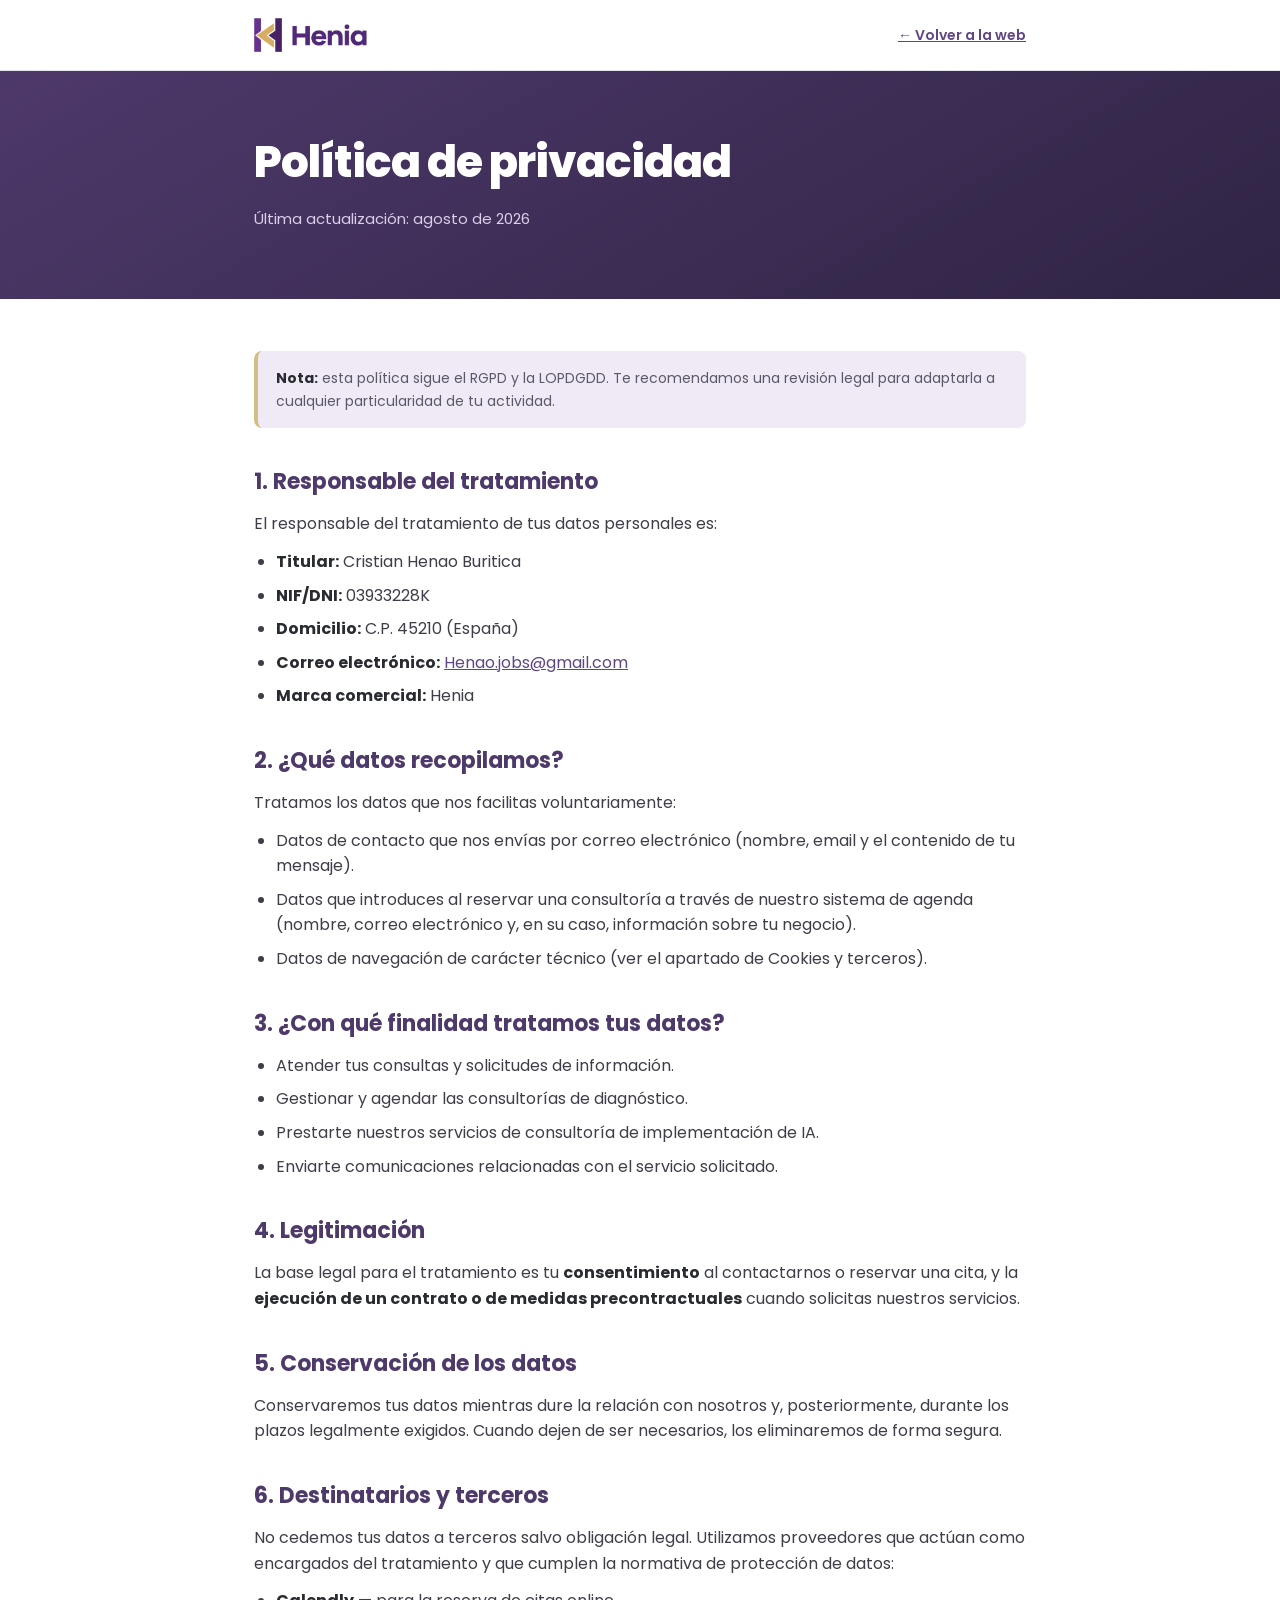
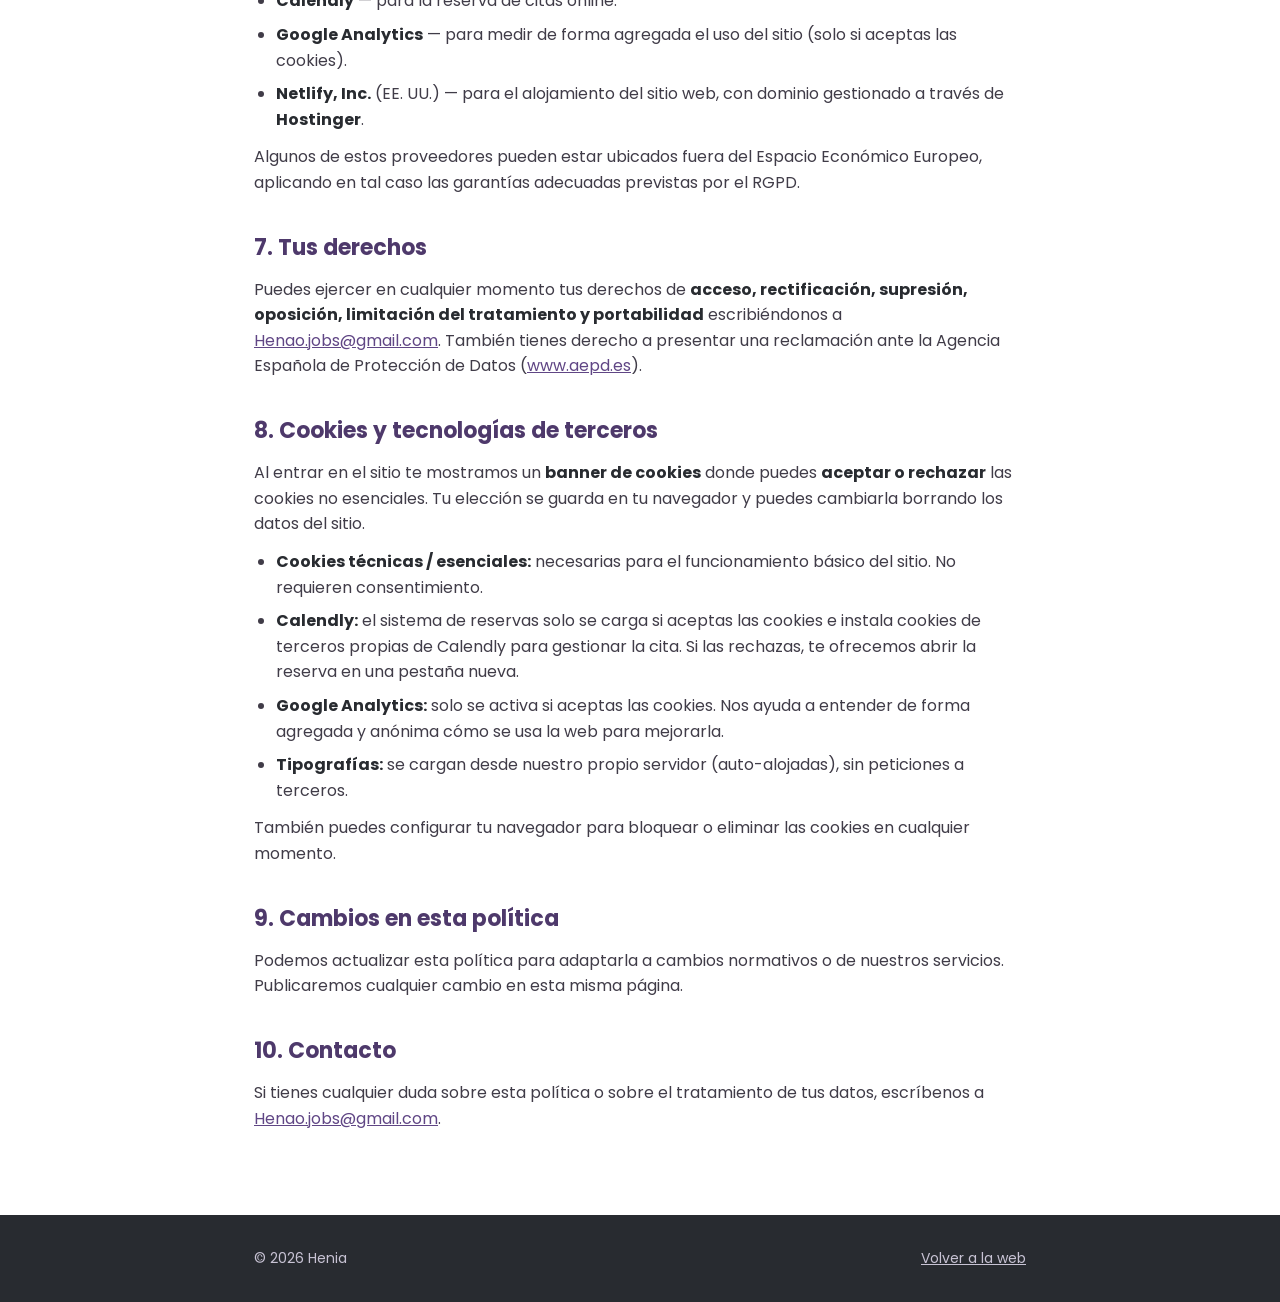
<file: politica-privacidad.html>
<!DOCTYPE html>
<html lang="es">
<head>
<meta charset="UTF-8" />
<meta name="viewport" content="width=device-width, initial-scale=1.0" />
<title>Política de privacidad | Henia</title>
<meta name="description" content="Política de privacidad de Henia: cómo tratamos tus datos personales conforme al RGPD." />
<meta name="robots" content="noindex, follow" />
<link rel="canonical" href="https://henia.es/politica-privacidad.html" />
<link rel="icon" type="image/png" href="assets/favicon.png" />
<link rel="stylesheet" href="assets/fonts.css">
<style>
  :root{
    --gold:#D1BF84;--charcoal:#282B30;--purple:#604685;--purple-dark:#4E396B;
    --purple-soft:#efeaf6;--line:#e7e3ee;--muted:#5c5866;
    --font:'Poppins',-apple-system,BlinkMacSystemFont,"Segoe UI",Roboto,Arial,sans-serif;
  }
  *{box-sizing:border-box;margin:0;padding:0}
  body{font-family:var(--font);color:var(--charcoal);line-height:1.6;background:#fff}
  a{color:var(--purple)}
  .wrap{max-width:820px;margin:0 auto;padding:0 24px}
  /* header */
  header{border-bottom:1px solid var(--line);background:#fff}
  .nav{display:flex;align-items:center;justify-content:space-between;height:70px}
  .logo{display:flex;align-items:center;gap:10px}
  .logo img.iso{height:34px}.logo img.wm{height:22px}
  .back{font-weight:600;font-size:14px;color:var(--purple)}
  .back:hover{text-decoration:underline}
  /* hero band */
  .head{background:linear-gradient(150deg,var(--purple-dark),#2f2444);color:#fff;padding:56px 0}
  .head h1{font-size:clamp(30px,5vw,44px);font-weight:800;letter-spacing:-1px}
  .head p{color:#d8cfe8;margin-top:10px;font-size:15px}
  /* content */
  main{padding:52px 0 72px}
  .note{background:var(--purple-soft);border-left:4px solid var(--gold);padding:16px 18px;border-radius:8px;font-size:14px;color:var(--muted);margin-bottom:36px}
  h2{font-size:22px;font-weight:700;color:var(--purple-dark);margin:34px 0 12px}
  h2:first-of-type{margin-top:0}
  p,li{color:#403c48;font-size:16px;margin-bottom:12px}
  ul{margin:0 0 12px 22px}
  li{margin-bottom:8px}
  strong{color:var(--charcoal)}
  /* footer */
  footer{background:var(--charcoal);color:#c8c3d4;padding:32px 0;font-size:14px}
  .foot{display:flex;justify-content:space-between;flex-wrap:wrap;gap:14px}
  .foot a{color:#c8c3d4}.foot a:hover{color:var(--gold)}
  @media(max-width:600px){.head{padding:40px 0}}
</style>
</head>
<body>

<header>
  <div class="wrap nav">
    <a href="index.html" class="logo" aria-label="Henia">
      <img class="iso" src="assets/logo/isotipo-color.png" alt="" />
      <img class="wm" src="assets/logo/titulo-color.png" alt="Henia" />
    </a>
    <a href="index.html" class="back">&larr; Volver a la web</a>
  </div>
</header>

<div class="head">
  <div class="wrap">
    <h1>Política de privacidad</h1>
    <p>Última actualización: agosto de 2026</p>
  </div>
</div>

<main>
  <div class="wrap">
    <div class="note">
      <strong>Nota:</strong> esta política sigue el RGPD y la LOPDGDD. Te recomendamos una revisión legal para adaptarla a cualquier particularidad de tu actividad.
    </div>

    <h2>1. Responsable del tratamiento</h2>
    <p>El responsable del tratamiento de tus datos personales es:</p>
    <ul>
      <li><strong>Titular:</strong> Cristian Henao Buritica</li>
      <li><strong>NIF/DNI:</strong> 03933228K</li>
      <li><strong>Domicilio:</strong> C.P. 45210 (España)</li>
      <li><strong>Correo electrónico:</strong> <a href="mailto:Henao.jobs@gmail.com">Henao.jobs@gmail.com</a></li>
      <li><strong>Marca comercial:</strong> Henia</li>
    </ul>

    <h2>2. ¿Qué datos recopilamos?</h2>
    <p>Tratamos los datos que nos facilitas voluntariamente:</p>
    <ul>
      <li>Datos de contacto que nos envías por correo electrónico (nombre, email y el contenido de tu mensaje).</li>
      <li>Datos que introduces al reservar una consultoría a través de nuestro sistema de agenda (nombre, correo electrónico y, en su caso, información sobre tu negocio).</li>
      <li>Datos de navegación de carácter técnico (ver el apartado de Cookies y terceros).</li>
    </ul>

    <h2>3. ¿Con qué finalidad tratamos tus datos?</h2>
    <ul>
      <li>Atender tus consultas y solicitudes de información.</li>
      <li>Gestionar y agendar las consultorías de diagnóstico.</li>
      <li>Prestarte nuestros servicios de consultoría de implementación de IA.</li>
      <li>Enviarte comunicaciones relacionadas con el servicio solicitado.</li>
    </ul>

    <h2>4. Legitimación</h2>
    <p>La base legal para el tratamiento es tu <strong>consentimiento</strong> al contactarnos o reservar una cita, y la <strong>ejecución de un contrato o de medidas precontractuales</strong> cuando solicitas nuestros servicios.</p>

    <h2>5. Conservación de los datos</h2>
    <p>Conservaremos tus datos mientras dure la relación con nosotros y, posteriormente, durante los plazos legalmente exigidos. Cuando dejen de ser necesarios, los eliminaremos de forma segura.</p>

    <h2>6. Destinatarios y terceros</h2>
    <p>No cedemos tus datos a terceros salvo obligación legal. Utilizamos proveedores que actúan como encargados del tratamiento y que cumplen la normativa de protección de datos:</p>
    <ul>
      <li><strong>Calendly</strong> — para la reserva de citas online.</li>
      <li><strong>Google Analytics</strong> — para medir de forma agregada el uso del sitio (solo si aceptas las cookies).</li>
      <li><strong>Netlify, Inc.</strong> (EE. UU.) — para el alojamiento del sitio web, con dominio gestionado a través de <strong>Hostinger</strong>.</li>
    </ul>
    <p>Algunos de estos proveedores pueden estar ubicados fuera del Espacio Económico Europeo, aplicando en tal caso las garantías adecuadas previstas por el RGPD.</p>

    <h2>7. Tus derechos</h2>
    <p>Puedes ejercer en cualquier momento tus derechos de <strong>acceso, rectificación, supresión, oposición, limitación del tratamiento y portabilidad</strong> escribiéndonos a <a href="mailto:Henao.jobs@gmail.com">Henao.jobs@gmail.com</a>. También tienes derecho a presentar una reclamación ante la Agencia Española de Protección de Datos (<a href="https://www.aepd.es" target="_blank" rel="noopener">www.aepd.es</a>).</p>

    <h2>8. Cookies y tecnologías de terceros</h2>
    <p>Al entrar en el sitio te mostramos un <strong>banner de cookies</strong> donde puedes <strong>aceptar o rechazar</strong> las cookies no esenciales. Tu elección se guarda en tu navegador y puedes cambiarla borrando los datos del sitio.</p>
    <ul>
      <li><strong>Cookies técnicas / esenciales:</strong> necesarias para el funcionamiento básico del sitio. No requieren consentimiento.</li>
      <li><strong>Calendly:</strong> el sistema de reservas solo se carga si aceptas las cookies e instala cookies de terceros propias de Calendly para gestionar la cita. Si las rechazas, te ofrecemos abrir la reserva en una pestaña nueva.</li>
      <li><strong>Google Analytics:</strong> solo se activa si aceptas las cookies. Nos ayuda a entender de forma agregada y anónima cómo se usa la web para mejorarla.</li>
      <li><strong>Tipografías:</strong> se cargan desde nuestro propio servidor (auto-alojadas), sin peticiones a terceros.</li>
    </ul>
    <p>También puedes configurar tu navegador para bloquear o eliminar las cookies en cualquier momento.</p>

    <h2>9. Cambios en esta política</h2>
    <p>Podemos actualizar esta política para adaptarla a cambios normativos o de nuestros servicios. Publicaremos cualquier cambio en esta misma página.</p>

    <h2>10. Contacto</h2>
    <p>Si tienes cualquier duda sobre esta política o sobre el tratamiento de tus datos, escríbenos a <a href="mailto:Henao.jobs@gmail.com">Henao.jobs@gmail.com</a>.</p>
  </div>
</main>

<footer>
  <div class="wrap foot">
    <span>© <span id="y"></span> Henia</span>
    <a href="index.html">Volver a la web</a>
  </div>
</footer>
<script>document.getElementById('y').textContent=new Date().getFullYear();</script>
</body>
</html>
</file>
<file: assets/fonts.css>
@font-face{font-family:'Poppins';font-style:normal;font-weight:400;font-display:swap;src:url('fonts/poppins-400-latin-ext.woff2') format('woff2');unicode-range:U+0100-02BA, U+02BD-02C5, U+02C7-02CC, U+02CE-02D7, U+02DD-02FF, U+0304, U+0308, U+0329, U+1D00-1DBF, U+1E00-1E9F, U+1EF2-1EFF, U+2020, U+20A0-20AB, U+20AD-20C0, U+2113, U+2C60-2C7F, U+A720-A7FF;}
@font-face{font-family:'Poppins';font-style:normal;font-weight:400;font-display:swap;src:url('fonts/poppins-400-latin.woff2') format('woff2');unicode-range:U+0000-00FF, U+0131, U+0152-0153, U+02BB-02BC, U+02C6, U+02DA, U+02DC, U+0304, U+0308, U+0329, U+2000-206F, U+20AC, U+2122, U+2191, U+2193, U+2212, U+2215, U+FEFF, U+FFFD;}
@font-face{font-family:'Poppins';font-style:normal;font-weight:500;font-display:swap;src:url('fonts/poppins-500-latin-ext.woff2') format('woff2');unicode-range:U+0100-02BA, U+02BD-02C5, U+02C7-02CC, U+02CE-02D7, U+02DD-02FF, U+0304, U+0308, U+0329, U+1D00-1DBF, U+1E00-1E9F, U+1EF2-1EFF, U+2020, U+20A0-20AB, U+20AD-20C0, U+2113, U+2C60-2C7F, U+A720-A7FF;}
@font-face{font-family:'Poppins';font-style:normal;font-weight:500;font-display:swap;src:url('fonts/poppins-500-latin.woff2') format('woff2');unicode-range:U+0000-00FF, U+0131, U+0152-0153, U+02BB-02BC, U+02C6, U+02DA, U+02DC, U+0304, U+0308, U+0329, U+2000-206F, U+20AC, U+2122, U+2191, U+2193, U+2212, U+2215, U+FEFF, U+FFFD;}
@font-face{font-family:'Poppins';font-style:normal;font-weight:600;font-display:swap;src:url('fonts/poppins-600-latin-ext.woff2') format('woff2');unicode-range:U+0100-02BA, U+02BD-02C5, U+02C7-02CC, U+02CE-02D7, U+02DD-02FF, U+0304, U+0308, U+0329, U+1D00-1DBF, U+1E00-1E9F, U+1EF2-1EFF, U+2020, U+20A0-20AB, U+20AD-20C0, U+2113, U+2C60-2C7F, U+A720-A7FF;}
@font-face{font-family:'Poppins';font-style:normal;font-weight:600;font-display:swap;src:url('fonts/poppins-600-latin.woff2') format('woff2');unicode-range:U+0000-00FF, U+0131, U+0152-0153, U+02BB-02BC, U+02C6, U+02DA, U+02DC, U+0304, U+0308, U+0329, U+2000-206F, U+20AC, U+2122, U+2191, U+2193, U+2212, U+2215, U+FEFF, U+FFFD;}
@font-face{font-family:'Poppins';font-style:normal;font-weight:700;font-display:swap;src:url('fonts/poppins-700-latin-ext.woff2') format('woff2');unicode-range:U+0100-02BA, U+02BD-02C5, U+02C7-02CC, U+02CE-02D7, U+02DD-02FF, U+0304, U+0308, U+0329, U+1D00-1DBF, U+1E00-1E9F, U+1EF2-1EFF, U+2020, U+20A0-20AB, U+20AD-20C0, U+2113, U+2C60-2C7F, U+A720-A7FF;}
@font-face{font-family:'Poppins';font-style:normal;font-weight:700;font-display:swap;src:url('fonts/poppins-700-latin.woff2') format('woff2');unicode-range:U+0000-00FF, U+0131, U+0152-0153, U+02BB-02BC, U+02C6, U+02DA, U+02DC, U+0304, U+0308, U+0329, U+2000-206F, U+20AC, U+2122, U+2191, U+2193, U+2212, U+2215, U+FEFF, U+FFFD;}
@font-face{font-family:'Poppins';font-style:normal;font-weight:800;font-display:swap;src:url('fonts/poppins-800-latin-ext.woff2') format('woff2');unicode-range:U+0100-02BA, U+02BD-02C5, U+02C7-02CC, U+02CE-02D7, U+02DD-02FF, U+0304, U+0308, U+0329, U+1D00-1DBF, U+1E00-1E9F, U+1EF2-1EFF, U+2020, U+20A0-20AB, U+20AD-20C0, U+2113, U+2C60-2C7F, U+A720-A7FF;}
@font-face{font-family:'Poppins';font-style:normal;font-weight:800;font-display:swap;src:url('fonts/poppins-800-latin.woff2') format('woff2');unicode-range:U+0000-00FF, U+0131, U+0152-0153, U+02BB-02BC, U+02C6, U+02DA, U+02DC, U+0304, U+0308, U+0329, U+2000-206F, U+20AC, U+2122, U+2191, U+2193, U+2212, U+2215, U+FEFF, U+FFFD;}
</file>
